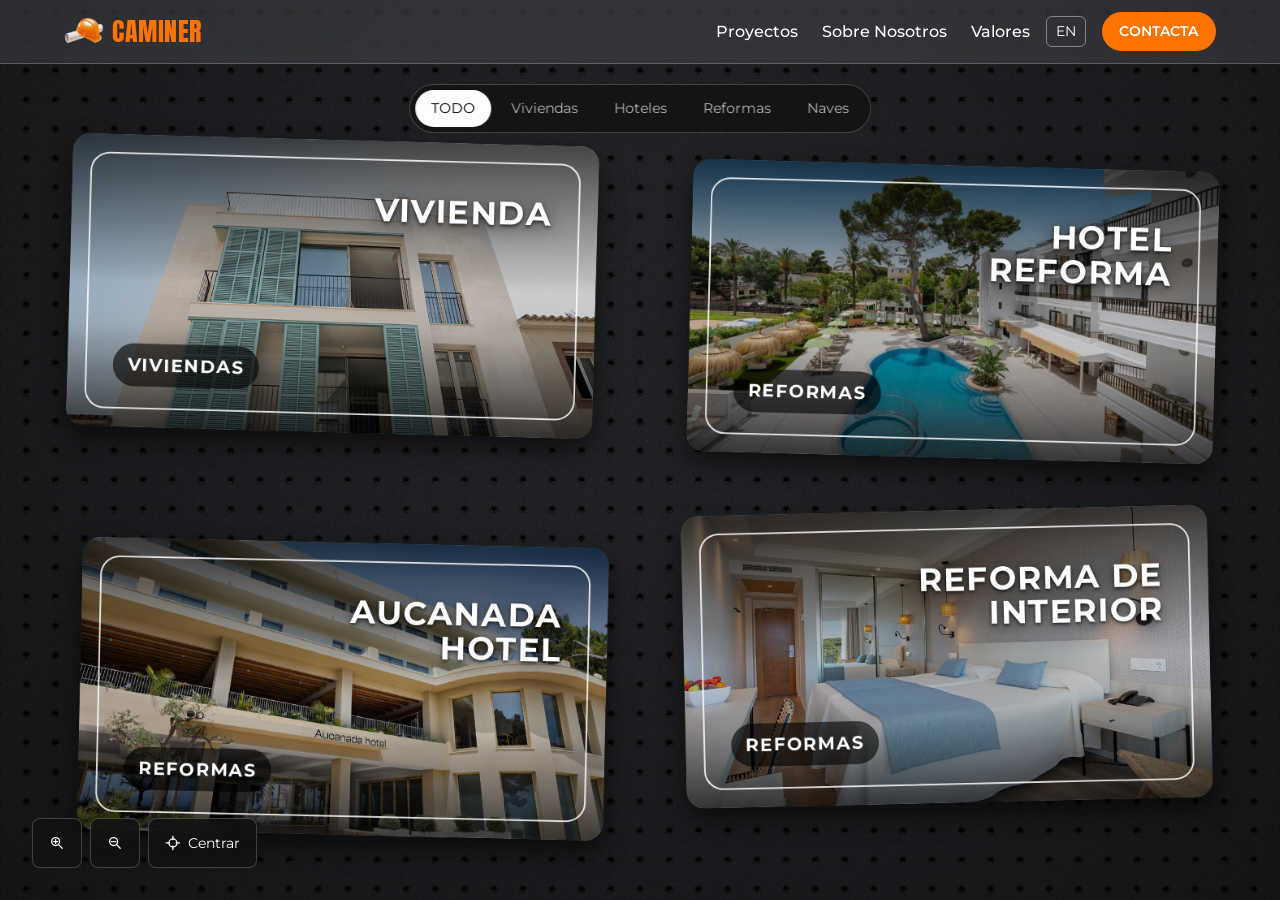
<file: proyectos.html>
<!doctype html>
<html lang="es" class="page-projects">
  <head>
    <meta charset="utf-8" />
    <meta
      name="viewport"
      content="width=device-width, initial-scale=1, viewport-fit=cover"
    />
    <title>
      Proyectos | Caminer · Viviendas, hoteles, reformas y naves en Mallorca
    </title>
    <meta
      name="description"
      content="Explora los proyectos de Caminer: viviendas, hoteles, reformas y naves en Sa Pobla y toda Mallorca. Filtra por tipo de obra."
    />
    <link rel="canonical" href="https://www.caminer.es/proyectos.html" />
    <meta property="og:type" content="website" />
    <meta property="og:title" content="Proyectos | Caminer" />
    <meta
      property="og:description"
      content="Viviendas, hoteles, reformas y naves construidas por Caminer."
    />
    <meta
      property="og:image"
      content="https://www.caminer.es/assets/img/og-card.jpg"
    />
    <meta name="theme-color" content="#000000" />
    <link rel="icon" href="assets/icons/Logo.png" />
    <link rel="stylesheet" href="css/main.css" />
    <link rel="stylesheet" href="css/proyectos.css" />
    <script defer src="js/main.js"></script>
    <script defer src="js/proyectos.js"></script>
  </head>
  <body>
    <header class="site-header">
      <a class="brand" href="index.html" aria-label="Caminer, inicio"
        ><img src="assets/icons/Logo.png" alt="" width="40" height="40" /><span
          >CAMINER</span
        ></a
      >
      <nav class="nav" aria-label="Principal">
        <a href="proyectos.html" data-i18n="nav.projects">Proyectos</a>
        <a href="index.html#nosotros" data-i18n="nav.about">Sobre Nosotros</a>
        <a href="index.html#valores" data-i18n="nav.values">Valores</a>
      </nav>
      <button
        class="lang"
        type="button"
        aria-label="Cambiar idioma / Change language"
      >
        EN
      </button>
      <a
        class="pill pill--small"
        href="index.html#contacto"
        data-i18n="nav.contact"
        >CONTACTA</a
      >
      <button
        class="burger"
        type="button"
        aria-label="Abrir menú"
        aria-haspopup="dialog"
        aria-controls="menu"
        aria-expanded="false"
      >
        <span></span><span></span><span></span>
      </button>
    </header>

    <dialog id="menu" class="menu" aria-label="Menú">
      <div class="menu__card">
        <div class="menu__head">
          <a class="brand" href="index.html"
            ><img
              src="assets/icons/Logo.png"
              alt=""
              width="40"
              height="40"
            /><span>CAMINER</span></a
          >
          <button class="menu__close" type="button" aria-label="Cerrar menú">
            <svg
              viewBox="0 0 24 24"
              width="28"
              height="28"
              fill="none"
              stroke="currentColor"
              stroke-width="2.5"
              stroke-linecap="round"
              aria-hidden="true"
            >
              <path d="M5 5l14 14M19 5 5 19" />
            </svg>
          </button>
        </div>
        <ol class="menu__list">
          <li>
            <a href="index.html"
              ><span>01</span><span data-i18n="menu.home">Inicio</span></a
            >
          </li>
          <li>
            <a href="proyectos.html"
              ><span>02</span><span data-i18n="nav.projects">Proyectos</span></a
            >
          </li>
          <li>
            <a href="index.html#nosotros"
              ><span>03</span
              ><span data-i18n="nav.about">Sobre Nosotros</span></a
            >
          </li>
          <li>
            <a href="index.html#valores"
              ><span>04</span
              ><span data-i18n="menu.values">Nuestros valores</span></a
            >
          </li>
        </ol>
        <a
          class="pill pill--hot"
          href="index.html#contacto"
          data-i18n="nav.contact"
          >CONTACTA</a
        >
        <address class="menu__info">
          <a href="tel:+34610061142"
            ><svg
              viewBox="0 0 24 24"
              width="14"
              height="14"
              fill="none"
              stroke="currentColor"
              stroke-width="2"
              stroke-linecap="round"
              stroke-linejoin="round"
              aria-hidden="true"
            >
              <path
                d="M5 4h4l2 5-2.5 1.5a11 11 0 0 0 5 5L15 13l5 2v4a2 2 0 0 1-2 2A16 16 0 0 1 3 6a2 2 0 0 1 2-2z"
              /></svg
            >+34 610 06 11 42</a
          >
          <a href="mailto:gerencia@caminer.es"
            ><svg
              viewBox="0 0 24 24"
              width="14"
              height="14"
              fill="none"
              stroke="currentColor"
              stroke-width="2"
              stroke-linecap="round"
              stroke-linejoin="round"
              aria-hidden="true"
            >
              <rect x="3" y="5" width="18" height="14" rx="2" />
              <path d="m3 7 9 6 9-6" /></svg
            >gerencia@caminer.es</a
          >
          <span
            ><svg
              viewBox="0 0 24 24"
              width="14"
              height="14"
              fill="none"
              stroke="currentColor"
              stroke-width="2"
              stroke-linecap="round"
              stroke-linejoin="round"
              aria-hidden="true"
            >
              <path d="M12 21s7-6.2 7-11a7 7 0 1 0-14 0c0 4.8 7 11 7 11z" />
              <circle cx="12" cy="10" r="2.5" /></svg
            >Projectes i Construccions Caminer, Carrer Gran, 112, 07420 Sa
            Pobla, Illes Balears</span
          >
        </address>
        <div class="menu__social">
          <a
            href="https://www.instagram.com/caminer/"
            class="ig"
            aria-label="Instagram"
            rel="noopener"
            ><svg
              viewBox="0 0 24 24"
              width="22"
              height="22"
              fill="none"
              stroke="currentColor"
              stroke-width="2"
              aria-hidden="true"
            >
              <rect x="3" y="3" width="18" height="18" rx="5" />
              <circle cx="12" cy="12" r="4" />
              <circle cx="17.5" cy="6.5" r=".8" fill="currentColor" /></svg
          ></a>
          <a href="https://x.com/caminer" aria-label="X" rel="noopener"
            ><svg
              viewBox="0 0 24 24"
              width="22"
              height="22"
              fill="none"
              stroke="currentColor"
              stroke-width="2.2"
              stroke-linecap="round"
              aria-hidden="true"
            >
              <path d="M4 4l16 16M20 4 4 20" /></svg
          ></a>
          <button
            class="lang"
            type="button"
            aria-label="Cambiar idioma / Change language"
          >
            EN
          </button>
        </div>
        <small>© Caminer 2023–<span data-year>2026</span></small>
      </div>
    </dialog>

    <h1 class="sr-only">Proyectos de Caminer</h1>

    <div class="filters" role="group" aria-label="Filtrar proyectos">
      <button
        type="button"
        data-filter="all"
        aria-pressed="true"
        data-i18n="filters.all"
      >
        TODO
      </button>
      <button
        type="button"
        data-filter="viviendas"
        aria-pressed="false"
        data-i18n="filters.viviendas"
      >
        Viviendas
      </button>
      <button
        type="button"
        data-filter="hoteles"
        aria-pressed="false"
        data-i18n="filters.hoteles"
      >
        Hoteles
      </button>
      <button
        type="button"
        data-filter="reformas"
        aria-pressed="false"
        data-i18n="filters.reformas"
      >
        Reformas
      </button>
      <button
        type="button"
        data-filter="naves"
        aria-pressed="false"
        data-i18n="filters.naves"
      >
        Naves
      </button>
    </div>

    <div id="viewport">
      <canvas id="pegboard" aria-hidden="true"></canvas>
      <main id="canvas"> 

        <!-- Add a project = copy an <article>. data-category: viviendas | hoteles | reformas | naves (space-separated for several). -->
        
        <!-- xxxxxxxxxxxxxxxxxxxxxxxxxxxxxxxxxxxxxxxxxxxx -->
         <article
  data-title="Vivienda"
  data-category="viviendas"
  data-img="assets/proyectos/vivienda1/PORTADA.webp"
>
  <template>
    <img
      class="m-hero"
      src="assets/proyectos/vivienda1/PORTADA.webp"
      alt="Fachada exterior de la vivienda reformada"
    />
    <div class="m-content">
      <h2>Vivienda 1</h2>
      <dl class="meta">
        <dt>Tipo</dt>
        <dd>Vivienda</dd>
        <dt>Gestión</dt>
        <dd>Integral, del diseño a la ejecución final</dd>
      </dl>
      <p>
        Proyecto ejecutado por Caminer con asesoramiento personalizado,
        materiales de alta calidad y máxima atención al detalle.
      </p>
      <div class="gallery">
        <img src="assets/proyectos/vivienda1/Escaleras1.webp" alt="Escalera interior de diseño moderno vista desde arriba" />
        <img src="assets/proyectos/vivienda1/Escaleras2.webp" alt="Detalle del hueco y tramos de la escalera" />
        <img src="assets/proyectos/vivienda1/Habitacion1.webp" alt="Espacio diáfano con panelado de madera y ventanal" />
        <img src="assets/proyectos/vivienda1/Habitacion2.webp" alt="Zona de salón abierta hacia la cocina" />
        <img src="assets/proyectos/vivienda1/Habitacion3.webp" alt="Cocina abierta con isla y acceso a terraza" />
        <img src="assets/proyectos/vivienda1/Habitacion4.webp" alt="Detalle de armarios y acabados de la cocina" />
      </div>
    </div>
  </template>
</article>
         <article
  data-title="Hotel Reforma"
  data-category="reformas"
  data-img="assets/proyectos/hotel3/PORTADA.png"
>
  <template>
    <img
      class="m-hero"
      src="assets/proyectos/hotel3/PORTADA.png"
      alt="Piscina y fachada exterior del hotel reformado"
    />
    <div class="m-content">
      <h2>Hotel Reforma</h2>
      <dl class="meta">
        <dt>Tipo</dt>
        <dd>Reforma</dd>
        <dt>Gestión</dt>
        <dd>Integral, del diseño a la ejecución final</dd>
      </dl>
      <p>
        Proyecto ejecutado por Caminer con asesoramiento personalizado,
        materiales de alta calidad y máxima atención al detalle.
      </p>
      <div class="gallery">
        <img src="assets/proyectos/hotel3/PORTADA.png" alt="Vista general del hotel con piscina" />
        <img src="assets/proyectos/hotel3/Entrada.webp" alt="Área de recepción y entrada principal" />
        <img src="assets/proyectos/hotel3/entrada1.webp" alt="Zona de espera y sillones en la entrada" />
        <img src="assets/proyectos/hotel3/Entrada%203.webp" alt="Lobby y zona de estar" />
        <img src="assets/proyectos/hotel3/entrada%204.webp" alt="Espacio amplio de recepción" />
        <img src="assets/proyectos/hotel3/Entrada%205.webp" alt="Rincón lounge en la entrada" />
        <img src="assets/proyectos/hotel3/Habitacion%20doble%201.webp" alt="Dormitorio doble con cama matrimonial" />
        <img src="assets/proyectos/hotel3/Habitacion%20doble%202.webp" alt="Habitación doble con televisión y escritorio" />
        <img src="assets/proyectos/hotel3/Habitacion%20doble%203.webp" alt="Detalle del dormitorio doble" />
        <img src="assets/proyectos/hotel3/Habitacion%20doble%204.webp" alt="Cama y zona de estar en habitación doble" />
        <img src="assets/proyectos/hotel3/Habitacion%20doble%20baño.webp" alt="Baño en suite de habitación doble" />
        <img src="assets/proyectos/hotel3/habitacion%20doble%20suerior%204.webp" alt="Habitación doble superior con luz natural" />
        <img src="assets/proyectos/hotel3/habitacion%20doble%20superior%202.webp" alt="Dormitorio doble superior con terraza" />
        <img src="assets/proyectos/hotel3/Habitacion%20doble%20superior%203.webp" alt="Distribución de la habitación doble superior" />
        <img src="assets/proyectos/hotel3/Habitacion%20doble%20superior%20baño.webp" alt="Baño moderno de habitación doble superior" />
        <img src="assets/proyectos/hotel3/Habitacion%20doble%20superior.webp" alt="Vista general de habitación doble superior" />
        <img src="assets/proyectos/hotel3/Habitacion%20doble%20vista%20piscina%20baño.webp" alt="Baño en suite con acabados modernos" />
        <img src="assets/proyectos/hotel3/Habitacion%20doble%20vista%20piscina%20terraza.webp" alt="Terraza privada con vistas a la piscina" />
        <img src="assets/proyectos/hotel3/Habitacion%20doble%20vista%20piscina.webp" alt="Dormitorio doble con balcón y vistas exteriores" />
        <img src="assets/proyectos/hotel3/Habitacion%20individual%202.webp" alt="Habitación individual con cama y escritorio" />
        <img src="assets/proyectos/hotel3/Habitacion%20individual%20baño%201.webp" alt="Baño con plato de ducha para habitación individual" />
        <img src="assets/proyectos/hotel3/Habitacion%20individual%20superior.webp" alt="Dormitorio individual superior amplio" />
        <img src="assets/proyectos/hotel3/Habitacion%20individual.webp" alt="Vista de la habitación individual" />
        <img src="assets/proyectos/hotel3/Piscina%201.webp" alt="Piscina exterior rodeada de árboles y tumbonas" />
        <img src="assets/proyectos/hotel3/Piscina%202.webp" alt="Zona de solárium y hamacas junto a la piscina" />
        <img src="assets/proyectos/hotel3/restaurant%201.webp" alt="Salón interior del restaurante" />
        <img src="assets/proyectos/hotel3/Restaurant%202.webp" alt="Buffet y mostradores del restaurante" />
        <img src="assets/proyectos/hotel3/REstaurant%203.webp" alt="Zona de mesas y bancos en el restaurante" />
        <img src="assets/proyectos/hotel3/Restaurant%204.webp" alt="Mesa alta compartida y decoración del restaurante" />
        <img src="assets/proyectos/hotel3/Restaurant%205.webp" alt="Comedor del restaurante con mural decorativo" />
        <img src="assets/proyectos/hotel3/Restaurant.webp" alt="Mesas preparadas en el restaurante interior" />
        <img src="assets/proyectos/hotel3/Terraza%201.webp" alt="Zona exterior cubierta de terraza" />
        <img src="assets/proyectos/hotel3/Terraza%202.webp" alt="Mobiliario de terraza junto a zona ajardinada" />
        <img src="assets/proyectos/hotel3/Terraza.webp" alt="Espacio lounge exterior con vegetación" />
      </div>
    </div>
  </template>
</article>
         <article
          data-title="Aucanada hotel"
          data-category="reformas"
          data-img="assets/proyectos/hotel2/AucanadaHotel.webp"
        >
          <template>
            <img
              class="m-hero"
              src="assets/proyectos/hotel2/AucanadaHotel.webp"
              alt="Interior de un hotel reformado"
            />
            <div class="m-content">
              <h2>Aucanada hotel</h2>
              <dl class="meta">
                <dt>Tipo</dt>
                <dd>Reforma</dd>
                <dt>Gestión</dt>
                <dd>Integral, del diseño a la ejecución final</dd>
              </dl>
              <p>
                Proyecto ejecutado por Caminer con asesoramiento personalizado,
                materiales de alta calidad y máxima atención al detalle.
              </p>
              <div class="gallery">
  <img src="assets/proyectos/hotel2/AucanadaHotel.webp" alt="Fachada exterior del Hotel Aucanada" />
  <img src="assets/proyectos/hotel2/cocina.webp" alt="Zona de buffet y cocina del hotel" />
  <img src="assets/proyectos/hotel2/cocina2.webp" alt="Área de comedor y servicio de cocina" />
  <img src="assets/proyectos/hotel2/comedor.webp" alt="Mesa y decoración del comedor" />
  <img src="assets/proyectos/hotel2/comedor2.webp" alt="Salón comedor con vistas exteriores" />
  <img src="assets/proyectos/hotel2/habitacion.webp" alt="Dormitorio con baño integrado y vistas" />
  <img src="assets/proyectos/hotel2/habitacion2.webp" alt="Habitación principal con terraza al mar" />
  <img src="assets/proyectos/hotel2/habitacion3.webp" alt="Cama doble y zona de estar en habitación" />
  <img src="assets/proyectos/hotel2/habitacion4.webp" alt="Baño con ducha moderna y lavabo" />
  <img src="assets/proyectos/hotel2/habitacion5.webp" alt="Detalle de armario y zona de descanso" />
  <img src="assets/proyectos/hotel2/habitacion6.webp" alt="Vista general del dormitorio y mobiliario" />
  <img src="assets/proyectos/hotel2/hall.webp" alt="Zona lounge y sofás del hall" />
  <img src="assets/proyectos/hotel2/hall2.webp" alt="Mostrador de recepción del hotel" />
  <img src="assets/proyectos/hotel2/hall3.webp" alt="Área de espera y descanso en recepción" />
  <img src="assets/proyectos/hotel2/hall4.webp" alt="Salón de recepción amplio con butacas" />
  <img src="assets/proyectos/hotel2/hall5.webp" alt="Escaleras y pasillo del hall principal" />
  <img src="assets/proyectos/hotel2/piscina.webp" alt="Terraza solárium y piscina exterior" />
  <img src="assets/proyectos/hotel2/piscina2.webp" alt="Detalle de la piscina con tumbonas" />
</div>
            </div>
          </template>
        </article>  
        <article
          data-title="Reforma de interior"
          data-category="reformas"
          data-img="assets/proyectos/hotel1/doble superior 2.webp"
        >
          <template>
            <img
              class="m-hero"
              src="assets/proyectos/hotel1/doble superior 2.webp"
              alt="Interior de una vivienda reformada"
            />
            <div class="m-content">
              <h2>Reforma de interior</h2>
              <dl class="meta">
                <dt>Tipo</dt>
                <dd>Reforma</dd>
                <dt>Gestión</dt>
                <dd>Integral, del diseño a la ejecución final</dd>
              </dl>
              <p>
                Proyecto ejecutado por Caminer con asesoramiento personalizado,
                materiales de alta calidad y máxima atención al detalle.
              </p>
              <div class="gallery">
                <img
              src="assets/proyectos/hotel1/2764-hsm-atlantic-park-superior-junior-suite-10.webp"
              alt="Interior de una vivienda reformada"
            />
            <img
              src="assets/proyectos/hotel1/baño doble superior.webp"
              alt="Interior de una vivienda reformada"
            />
            <img
              src="assets/proyectos/hotel1/Baño family.webp"
              alt="Interior de una vivienda reformada"
            />
            <img
              src="assets/proyectos/hotel1/single room 1.webp"
              alt="Interior de una vivienda reformada"
            />
            <img
              src="assets/proyectos/hotel1/single room 2.webp"
              alt="Interior de una vivienda reformada"
            />
            <img
              src="assets/proyectos/hotel1/single room.webp"
              alt="Interior de una vivienda reformada"
            />
            <img
              src="assets/proyectos/hotel1/superior junior suit baño .webp"
              alt="Interior de una vivienda reformada"
            />
              </div>
              
            </div>
          </template>
        </article>  
      </main>
    </div>

    <div class="canvas-controls">
      <button id="zoom-in" type="button" title="Acercar" aria-label="Acercar">
        <svg class="icon" viewBox="0 0 24 24" aria-hidden="true">
          <circle cx="10" cy="10" r="6" />
          <path d="M15 15l5 5M10 7v6M7 10h6" />
        </svg>
      </button>
      <button id="zoom-out" type="button" title="Alejar" aria-label="Alejar">
        <svg class="icon" viewBox="0 0 24 24" aria-hidden="true">
          <circle cx="10" cy="10" r="6" />
          <path d="M15 15l5 5M7 10h6" />
        </svg>
      </button>
      <button id="recenter" type="button" title="Centrar tablero">
        <svg class="icon" viewBox="0 0 24 24" aria-hidden="true">
          <circle cx="12" cy="12" r="6" />
          <path d="M12 2v5M12 17v5M2 12h5M17 12h5" />
        </svg>
        Centrar
      </button>
    </div>

    <dialog id="modal" aria-label="Detalle">
      <button class="modal__close" type="button" aria-label="Cerrar">
        <svg class="icon" viewBox="0 0 24 24" aria-hidden="true">
          <path d="M6 6l12 12M18 6L6 18" />
        </svg>
      </button>
      <div class="modal__body"></div>
    </dialog>
  </body>
</html>
</file>
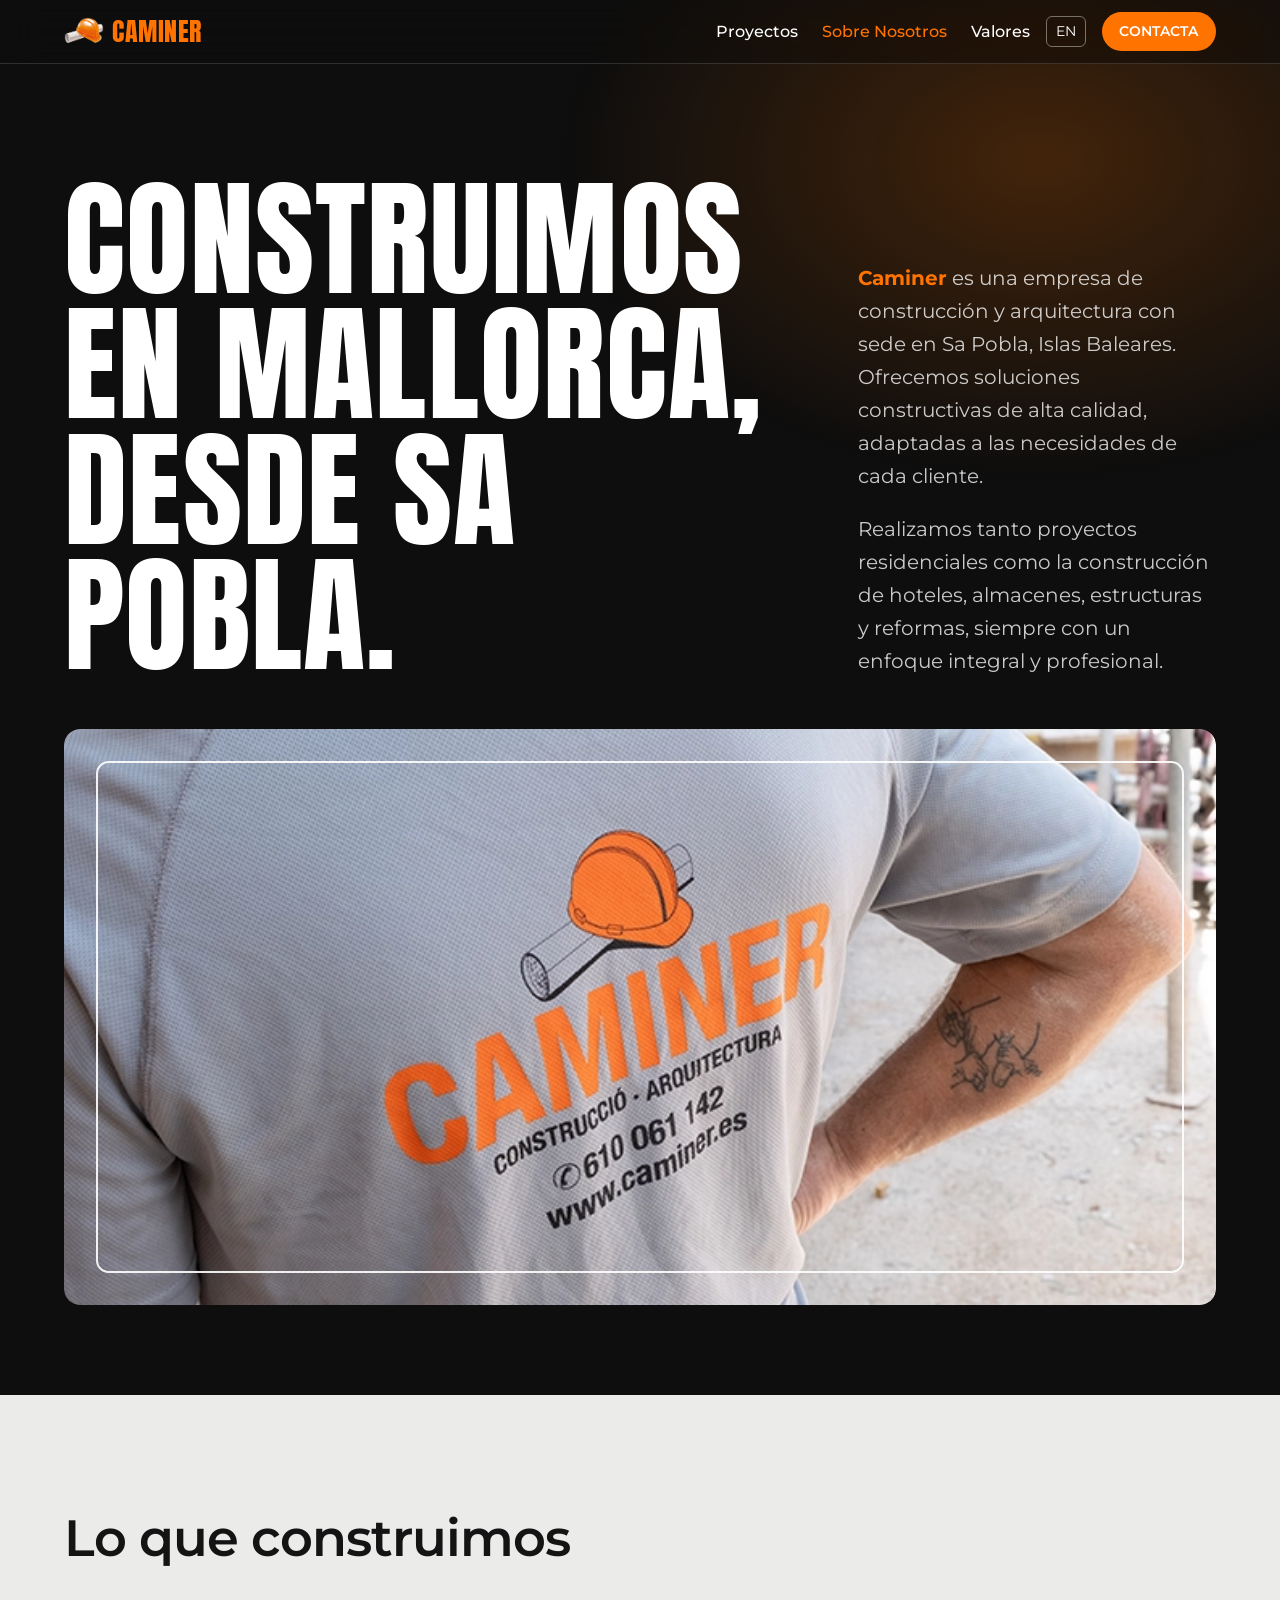
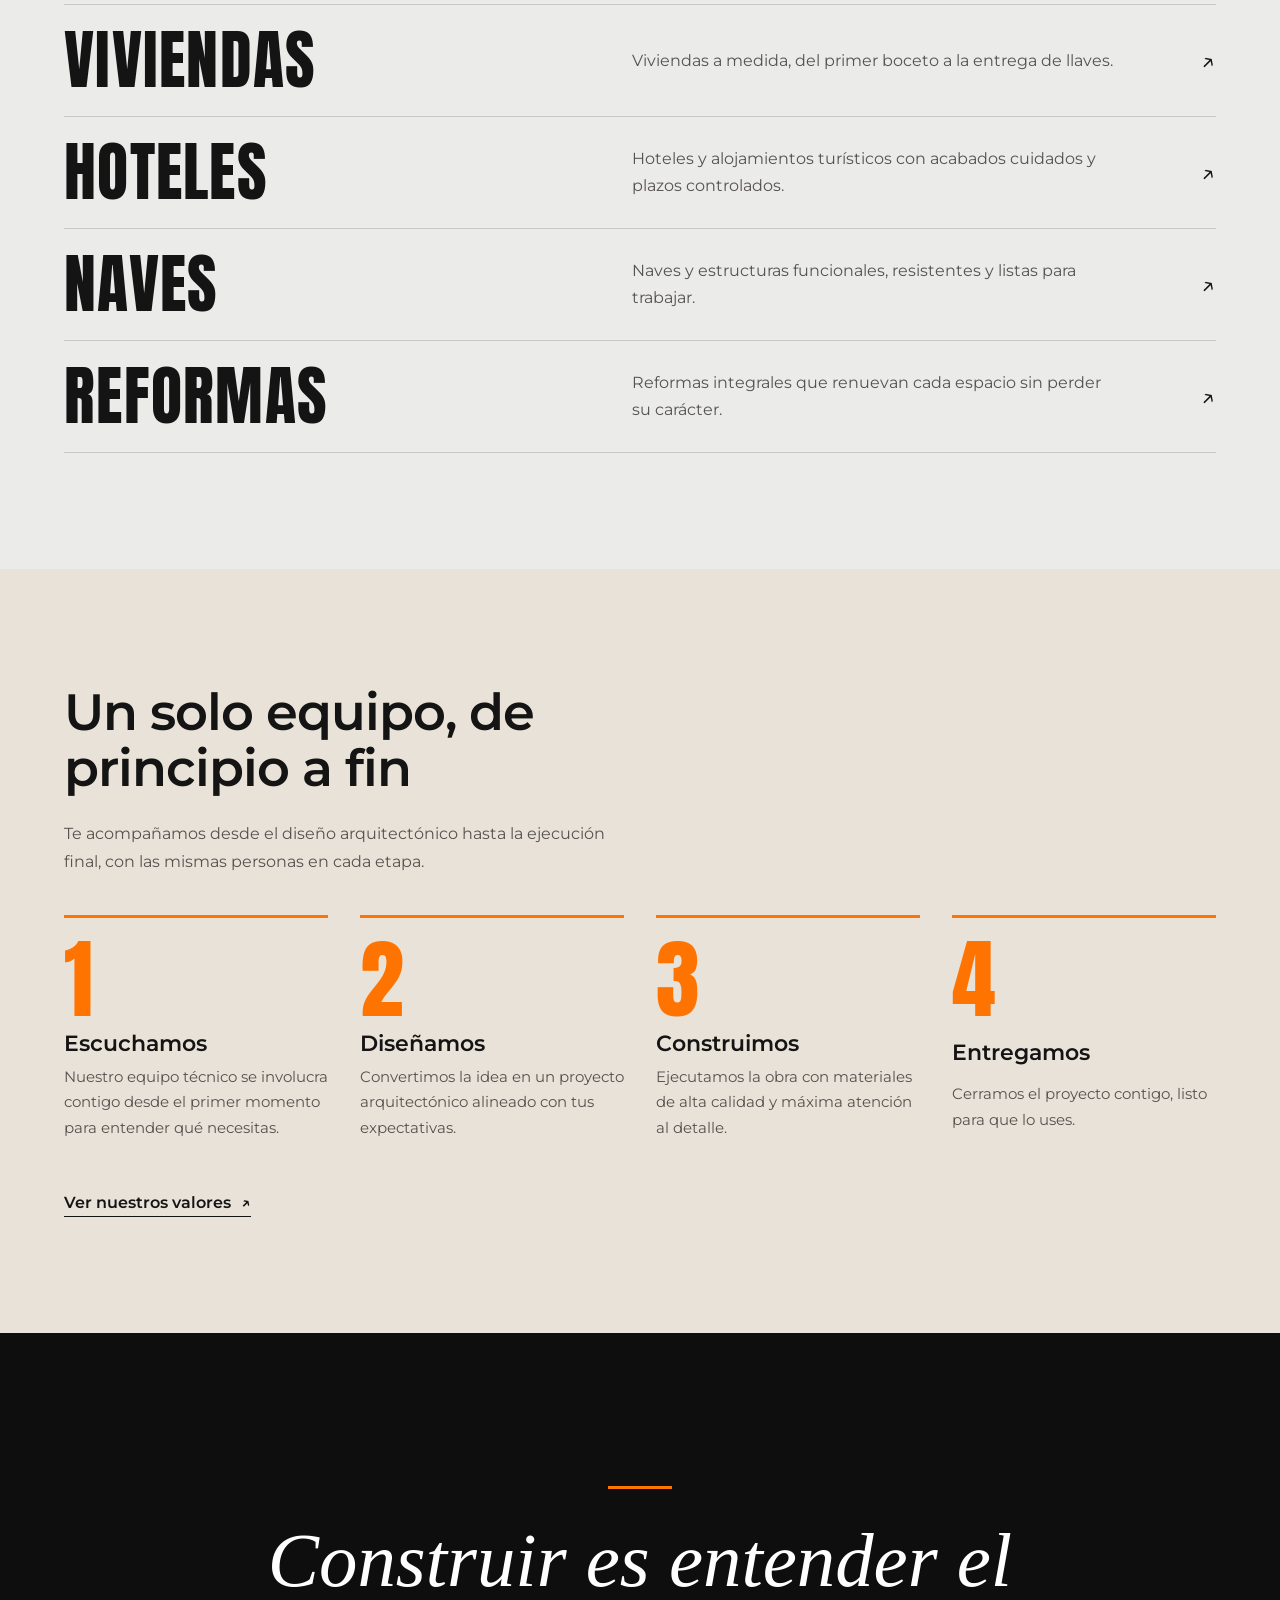
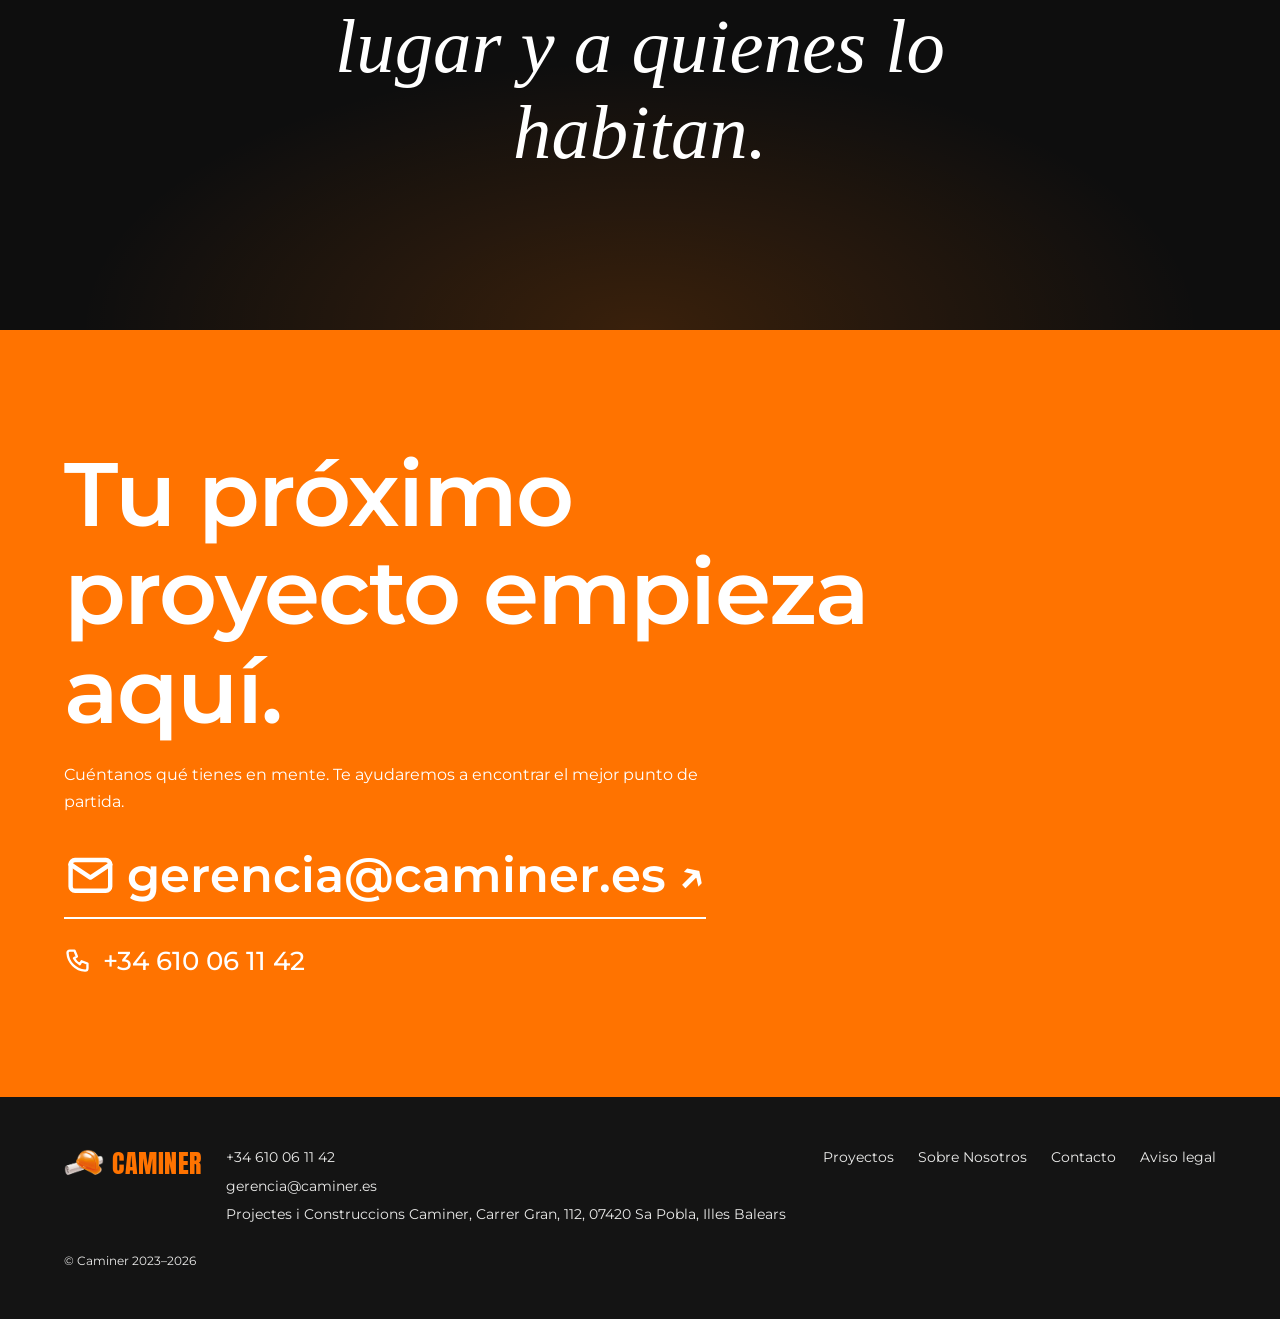
<file: sobre-nosotros.html>
<!doctype html>
<html lang="es" class="page-about">
  <head>
    <meta charset="utf-8" />
    <meta
      name="viewport"
      content="width=device-width, initial-scale=1, viewport-fit=cover"
    />
    <title>Conoce Caminer | Construcción y arquitectura en Sa Pobla, Mallorca</title>
    <meta
      name="description"
      content="Conoce Caminer: empresa de construcción y arquitectura en Sa Pobla, Mallorca. Viviendas, hoteles, naves y reformas con gestión integral del proyecto."
    />
    <link rel="canonical" href="https://www.caminer.es/sobre-nosotros.html" />
    <meta property="og:type" content="website" />
    <meta property="og:title" content="Conoce Caminer" />
    <meta
      property="og:description"
      content="Construcción y arquitectura en Sa Pobla, Mallorca."
    />
    <meta
      property="og:image"
      content="https://www.caminer.es/assets/img/og-card.jpg"
    />
    <meta name="theme-color" content="#0e0e0e" />
    <link rel="icon" href="assets/icons/Logo.png" />
    <link rel="stylesheet" href="css/main.css" />
    <link rel="stylesheet" href="css/sobre-nosotros.css" />
    <script defer src="js/main.js"></script>
  </head>
  <body>
    <a class="skip" href="#main">Saltar al contenido</a>

    <header class="site-header">
      <a class="brand" href="index.html" aria-label="Caminer, inicio"
        ><img src="assets/icons/Logo.png" alt="" width="40" height="40" /><span
          >CAMINER</span
        ></a
      >
      <nav class="nav" aria-label="Principal">
        <a href="proyectos.html" data-i18n="nav.projects">Proyectos</a>
        <a href="sobre-nosotros.html" aria-current="page" data-i18n="nav.about">Sobre Nosotros</a>
        <a href="index.html#valores" data-i18n="nav.values">Valores</a>
      </nav>
      <button
        class="lang"
        type="button"
        aria-label="Cambiar idioma / Change language"
      >
        EN
      </button>
      <a
        class="pill pill--small"
        href="index.html#contacto"
        data-i18n="nav.contact"
        >CONTACTA</a
      >
      <button
        class="burger"
        type="button"
        aria-label="Abrir menú"
        aria-haspopup="dialog"
        aria-controls="menu"
        aria-expanded="false"
      >
        <span></span><span></span><span></span>
      </button>
    </header>

    <dialog id="menu" class="menu" aria-label="Menú">
      <div class="menu__card">
        <div class="menu__head">
          <a class="brand" href="index.html"
            ><img src="assets/icons/Logo.png" alt="" width="40" height="40" /><span>CAMINER</span></a
          >
          <button class="menu__close" type="button" aria-label="Cerrar menú">
            <svg viewBox="0 0 24 24" width="28" height="28" fill="none" stroke="currentColor" stroke-width="2.5" stroke-linecap="round" aria-hidden="true">
              <path d="M5 5l14 14M19 5 5 19" />
            </svg>
          </button>
        </div>
        <ol class="menu__list">
          <li><a href="index.html"><span>01</span><span data-i18n="menu.home">Inicio</span></a></li>
          <li><a href="proyectos.html"><span>02</span><span data-i18n="nav.projects">Proyectos</span></a></li>
          <li><a href="sobre-nosotros.html"><span>03</span><span data-i18n="nav.about">Sobre Nosotros</span></a></li>
          <li><a href="index.html#valores"><span>04</span><span data-i18n="menu.values">Nuestros valores</span></a></li>
        </ol>
        <a class="pill pill--hot" href="index.html#contacto" data-i18n="nav.contact">CONTACTA</a>
        <address class="menu__info">
          <a href="tel:+34610061142"
            ><svg viewBox="0 0 24 24" width="14" height="14" fill="none" stroke="currentColor" stroke-width="2" stroke-linecap="round" stroke-linejoin="round" aria-hidden="true">
              <path d="M5 4h4l2 5-2.5 1.5a11 11 0 0 0 5 5L15 13l5 2v4a2 2 0 0 1-2 2A16 16 0 0 1 3 6a2 2 0 0 1 2-2z" /></svg
            >+34 610 06 11 42</a
          >
          <a href="mailto:gerencia@caminer.es"
            ><svg viewBox="0 0 24 24" width="14" height="14" fill="none" stroke="currentColor" stroke-width="2" stroke-linecap="round" stroke-linejoin="round" aria-hidden="true">
              <rect x="3" y="5" width="18" height="14" rx="2" />
              <path d="m3 7 9 6 9-6" /></svg
            >gerencia@caminer.es</a
          >
          <span
            ><svg viewBox="0 0 24 24" width="14" height="14" fill="none" stroke="currentColor" stroke-width="2" stroke-linecap="round" stroke-linejoin="round" aria-hidden="true">
              <path d="M12 21s7-6.2 7-11a7 7 0 1 0-14 0c0 4.8 7 11 7 11z" />
              <circle cx="12" cy="10" r="2.5" /></svg
            >Projectes i Construccions Caminer, Carrer Gran, 112, 07420 Sa Pobla, Illes Balears</span
          >
        </address>
        <div class="menu__social">
          <a href="https://www.instagram.com/caminer/" class="ig" aria-label="Instagram" rel="noopener"
            ><svg viewBox="0 0 24 24" width="22" height="22" fill="none" stroke="currentColor" stroke-width="2" aria-hidden="true">
              <rect x="3" y="3" width="18" height="18" rx="5" />
              <circle cx="12" cy="12" r="4" />
              <circle cx="17.5" cy="6.5" r=".8" fill="currentColor" /></svg
          ></a>
          <a href="https://x.com/caminer" aria-label="X" rel="noopener"
            ><svg viewBox="0 0 24 24" width="22" height="22" fill="none" stroke="currentColor" stroke-width="2.2" stroke-linecap="round" aria-hidden="true">
              <path d="M4 4l16 16M20 4 4 20" /></svg
          ></a>
          <button class="lang" type="button" aria-label="Cambiar idioma / Change language">EN</button>
        </div>
        <small>© Caminer 2023–<span data-year>2026</span></small>
      </div>
    </dialog>

    <main id="main">
      <!-- Intro -->
      <section class="intro" aria-labelledby="intro-title">
        <h1 id="intro-title" data-i18n="ab.title">
          Construimos en Mallorca, desde Sa Pobla.
        </h1>
        <div class="intro__body">
          <p data-i18n="ab.lead">
            <b>Caminer</b> es una empresa de construcción y arquitectura con
            sede en Sa Pobla, Islas Baleares. Ofrecemos soluciones
            constructivas de alta calidad, adaptadas a las necesidades de cada
            cliente.
          </p>
          <p data-i18n="ab.lead2">
            Realizamos tanto proyectos residenciales como la construcción de
            hoteles, almacenes, estructuras y reformas, siempre con un enfoque
            integral y profesional.
          </p>
        </div>
        <figure class="intro__photo reveal reveal--frame">
          <img
            src="assets/img/compromiso.webp"
            alt="Equipo de Caminer en obra"
            width="1200"
            height="700"
          />
        </figure>
      </section>

      <!-- What we build -->
      <section class="what" aria-labelledby="what-title">
        <h2 id="what-title" class="reveal" data-i18n="ab.what.title">Lo que construimos</h2>
        <ul class="what__list">
          <li class="reveal">
            <a href="proyectos.html?filter=viviendas">
              <img class="what__thumb" src="assets/img/viviendas.webp" alt="" width="320" height="240" loading="lazy" decoding="async" />
              <span class="what__name" data-i18n="proj.viviendas">VIVIENDAS</span>
              <span class="what__desc" data-i18n="proj.viviendas.d">Viviendas a medida, del primer boceto a la entrega de llaves.</span>
              <span class="what__go" aria-hidden="true">↗</span>
            </a>
          </li>
          <li class="reveal">
            <a href="proyectos.html?filter=hoteles">
              <img class="what__thumb" src="assets/img/hoteles.webp" alt="" width="320" height="240" loading="lazy" decoding="async" />
              <span class="what__name" data-i18n="proj.hoteles">HOTELES</span>
              <span class="what__desc" data-i18n="proj.hoteles.d">Hoteles y alojamientos turísticos con acabados cuidados y plazos controlados.</span>
              <span class="what__go" aria-hidden="true">↗</span>
            </a>
          </li>
          <li class="reveal">
            <a href="proyectos.html?filter=naves">
              <img class="what__thumb" src="assets/img/naves.webp" alt="" width="320" height="240" loading="lazy" decoding="async" />
              <span class="what__name" data-i18n="proj.naves">NAVES</span>
              <span class="what__desc" data-i18n="proj.naves.d">Naves y estructuras funcionales, resistentes y listas para trabajar.</span>
              <span class="what__go" aria-hidden="true">↗</span>
            </a>
          </li>
          <li class="reveal">
            <a href="proyectos.html?filter=reformas">
              <img class="what__thumb" src="assets/img/reformas.webp" alt="" width="320" height="240" loading="lazy" decoding="async" />
              <span class="what__name" data-i18n="proj.reformas">REFORMAS</span>
              <span class="what__desc" data-i18n="proj.reformas.d">Reformas integrales que renuevan cada espacio sin perder su carácter.</span>
              <span class="what__go" aria-hidden="true">↗</span>
            </a>
          </li>
        </ul>
      </section>

      <!-- How we work: a real sequence, so numbered -->
      <section class="how" aria-labelledby="how-title">
        <h2 id="how-title" class="reveal" data-i18n="ab.how.title">Un solo equipo, de principio a fin</h2>
        <p class="how__lead reveal" data-i18n="ab.how.lead">
          Te acompañamos desde el diseño arquitectónico hasta la ejecución
          final, con las mismas personas en cada etapa.
        </p>
        <ol class="how__steps">
          <li class="reveal">
            <span class="how__n">1</span>
            <h3 data-i18n="ab.s1.t">Escuchamos</h3>
            <p data-i18n="ab.s1.p">Nuestro equipo técnico se involucra contigo desde el primer momento para entender qué necesitas.</p>
          </li>
          <li class="reveal">
            <span class="how__n">2</span>
            <h3 data-i18n="ab.s2.t">Diseñamos</h3>
            <p data-i18n="ab.s2.p">Convertimos la idea en un proyecto arquitectónico alineado con tus expectativas.</p>
          </li>
          <li class="reveal">
            <span class="how__n">3</span>
            <h3 data-i18n="ab.s3.t">Construimos</h3>
            <p data-i18n="ab.s3.p">Ejecutamos la obra con materiales de alta calidad y máxima atención al detalle.</p>
          </li>
          <li class="reveal">
            <span class="how__n">4</span>
            <h3 data-i18n="ab.s4.t">Entregamos</h3>
            <p data-i18n="ab.s4.p">Cerramos el proyecto contigo, listo para que lo uses.</p>
          </li>
        </ol>
        <a class="arrow-link reveal" href="index.html#valores"
          ><span data-i18n="ab.values">Ver nuestros valores</span>
          <span aria-hidden="true">↗</span></a
        >
      </section>

      <section class="quote" aria-label="Cita">
        <blockquote class="reveal" data-i18n="about.quote">
          Construir es entender el lugar y a quienes lo habitan.
        </blockquote>
      </section>

      <section class="cta" id="contacto" aria-labelledby="contacto-title">
        <h2 id="contacto-title" class="reveal" data-i18n="contact.title">Tu próximo proyecto empieza aquí.</h2>
        <p class="reveal" data-i18n="contact.p">Cuéntanos qué tienes en mente. Te ayudaremos a encontrar el mejor punto de partida.</p>
        <a class="cta__mail reveal" href="mailto:gerencia@caminer.es"><svg class="cta__icon" viewBox="0 0 24 24" width="22" height="22" fill="none" stroke="currentColor" stroke-width="2" stroke-linecap="round" stroke-linejoin="round" aria-hidden="true"><rect x="3" y="5" width="18" height="14" rx="2"/><path d="m3 7 9 6 9-6"/></svg><span>gerencia@caminer.es</span> <span aria-hidden="true">↗</span></a>
        <a class="cta__tel reveal" href="tel:+34610061142"><svg class="cta__icon" viewBox="0 0 24 24" width="22" height="22" fill="none" stroke="currentColor" stroke-width="2" stroke-linecap="round" stroke-linejoin="round" aria-hidden="true"><path d="M5 4h4l2 5-2.5 1.5a11 11 0 0 0 5 5L15 13l5 2v4a2 2 0 0 1-2 2A16 16 0 0 1 3 6a2 2 0 0 1 2-2z"/></svg><span>+34 610 06 11 42</span></a>
      </section>
    </main>

    <footer class="site-footer">
      <a class="brand" href="index.html" aria-label="Caminer, inicio"
        ><img src="assets/icons/Logo.png" alt="" width="40" height="40" /><span>CAMINER</span></a
      >
      <address>
        <a href="tel:+34610061142">+34 610 06 11 42</a>
        <a href="mailto:gerencia@caminer.es">gerencia@caminer.es</a>
        <span>Projectes i Construccions Caminer, Carrer Gran, 112, 07420 Sa Pobla, Illes Balears</span>
      </address>
      <nav aria-label="Pie de página">
        <a href="proyectos.html" data-i18n="foot.projects">Proyectos</a>
        <a href="sobre-nosotros.html" data-i18n="nav.about">Sobre Nosotros</a>
        <a href="#contacto" data-i18n="foot.contact">Contacto</a>
        <a href="aviso-legal.html" data-i18n="foot.legal">Aviso legal</a>
      </nav>
      <small>© Caminer 2023–<span data-year>2026</span></small>
    </footer>
  </body>
</html>
</file>
<file: css/main.css>
@font-face {
  font-family: Montserrat;
  src: url(../assets/fonts/Montserrat-VariableFont_wght.ttf) format("truetype");
  font-weight: 100 900;
  font-display: swap;
}
@font-face {
  font-family: Anton;
  src: url(../assets/fonts/Anton-Regular.ttf) format("truetype");
  font-display: swap;
}
@font-face {
  font-family: "Instrument Serif";
  src: url(../assets/fonts/Montserrat-Italic-VariableFont_wght.ttf)
    format("ttf");
  font-style: italic;
  font-display: swap;
}
:root {
  --bg: #ebebea;
  --ink: #141414;
  --muted: #55524f;
  --accent: #ff7300;
  --sand: #e9e2d8;
  --hot: #ff3d00;
  --display: Anton, Impact, sans-serif;
  --menu-serif: "Noto Serif", Georgia, serif;
  --night: #0e0e0e;
  --sans: Montserrat, system-ui, sans-serif;
  --serif: "Instrument Serif", Georgia, serif;
  --pad: clamp(1.25rem, 5vw, 6rem);
  --ease: cubic-bezier(0.2, 0.7, 0.2, 1);
}
*,
*::before,
*::after {
  box-sizing: border-box;
  margin: 0;
}
/* the reset above removes <dialog>'s default margin:auto, which is what centres it */
dialog {
  margin: auto;
}
html {
  scroll-behavior: smooth;
  scroll-padding-top: 5rem;
}
body {
  font: 400 1rem/1.7 var(--sans);
  color: var(--ink);
  background: var(--bg);
}
html, body { overflow-x: clip; }
img,
video {
  display: block;
  max-width: 100%;
  height: auto;
}
a {
  color: inherit;
  text-decoration: none;
}
ul,
ol {
  list-style: none;
  padding: 0;
}
:focus-visible {
  outline: 3px solid var(--accent);
  outline-offset: 3px;
}
.skip {
  position: absolute;
  left: -999px;
}
.skip:focus {
  left: 1rem;
  top: 1rem;
  z-index: 99;
  background: #fff;
  padding: 0.5rem 1rem;
}
h1,
h2 {
  font-weight: 600;
  line-height: 1.1;
  letter-spacing: -0.02em;
}
h1 {
  font-size: clamp(2.2rem, 6vw, 5.5rem);
  max-width: 16ch;
}
h2 {
  font-size: clamp(1.9rem, 4vw, 3.5rem);
  max-width: 18ch;
}
h3 {
  font-size: 1.15rem;
  font-weight: 600;
  line-height: 1.3;
}
em {
  font-family: var(--serif);
  font-style: italic;
  font-weight: 400;
}
p {
  max-width: 60ch;
  color: var(--muted);
}
.eyebrow {
  font-size: 0.75rem;
  letter-spacing: 0.06em;
  text-transform: uppercase;
}
.projects > .eyebrow {
  text-align: start;
  margin-bottom: 1rem;
}

.pill {
  display: inline-flex;
  gap: 0.6rem;
  align-items: center;
  background: var(--accent);
  color: #fff;
  font-weight: 600;
  padding: 0.85rem 1.6rem;
  border-radius: 999px;
  transition: transform 0.25s var(--ease);
}
.pill:hover {
  transform: translateY(-2px);
}
.pill--small {
  padding: 0.5rem 1.1rem;
  font-size: 0.85rem;
}
.arrow-link {
  display: inline-flex;
  gap: 0.6rem;
  font-weight: 600;
  border-bottom: 1px solid currentColor;
  width: max-content;
}

/* header */
.site-header {
  position: fixed;
  inset: 0 0 auto;
  z-index: 20;
  display: flex;
  align-items: center;
  gap: 1rem;
  padding: 0.75rem var(--pad);
}
.brand {
  display: flex;
  align-items: center;
  gap: 0.5rem;
  font: 400 1.6rem/1 var(--display);
  letter-spacing: 0.02em;
  color: var(--accent);
}
.nav {
  display: flex;
  align-items: center;
  gap: 1.5rem;
  margin-left: auto;
  font-weight: 500;
  color: #fff;
}
.nav a:hover {
  color: var(--accent);
}
.lang {
  background: none;
  border: 1px solid #fff6;
  color: #fff;
  border-radius: 6px;
  padding: 0.2rem 0.55rem;
  cursor: pointer;
  font: inherit;
  font-size: 0.85rem;
}
.burger {
  display: none;
  flex-direction: column;
  justify-content: center;
  gap: 6px;
  width: 2.5rem;
  height: 2.5rem;
  background: none;
  border: 0;
  cursor: pointer;
}
.burger span {
  height: 2px;
  background: var(--accent);
  border-radius: 2px;
}
/* glassmorphism header: frosted white over the hero, brighter frost + dark text once past it */
.site-header {
  background: transparent;
  border-bottom: 1px solid transparent;
  box-shadow: none;
  transition:
    background 0.4s,
    border-color 0.4s,
    box-shadow 0.4s,
    -webkit-backdrop-filter 0.4s,
    backdrop-filter 0.4s;
}
.site-header.is-solid {
  background: rgba(255, 255, 255, 0.62);
  -webkit-backdrop-filter: blur(18px) saturate(170%);
  backdrop-filter: blur(18px) saturate(170%);
  border-bottom-color: rgba(0, 0, 0, 0.08);
  box-shadow: 0 8px 32px rgba(0, 0, 0, 0.12);
}
.nav {
  transition: color 0.4s;
}
.site-header.is-solid .nav {
  color: var(--ink);
}
.site-header.is-solid > .lang {
  color: var(--ink);
  border-color: rgba(0, 0, 0, 0.25);
}
@supports not (
  (backdrop-filter: blur(1px)) or (-webkit-backdrop-filter: blur(1px))
) {
  .site-header.is-solid {
    background: rgba(255, 255, 255, 0.96);
  }
}

/* hero: autoplaying muted video, no controls */
.hero {
  position: relative;
  min-height: 100svh;
  display: grid;
  align-items: end;
  color: #fff;
  overflow: hidden;
  background: #222;
}
.hero__media {
  position: absolute;
  inset: 0;
  overflow: hidden;
  pointer-events: none;
  background: #222 url(../assets/img/hero.webp) center/cover;
}
.hero__video {
  position: absolute;
  inset: 0;
  width: 100%;
  height: 100%;
  object-fit: cover;
}
/* hero.webp (CSS background + poster) shows while the video loads and for reduced-motion visitors */
@media (prefers-reduced-motion: reduce) {
  .hero__video {
    display: none;
  }
}
.hero::after {
  content: "";
  position: absolute;
  inset: 0;
  background:
    /* last stretch melts into the projects section: no hard edge */
    linear-gradient(
      to bottom,
      transparent 70%,
      rgba(14, 14, 14, 0.7) 90%,
      var(--night) 100%
    ),
    linear-gradient(
      to bottom,
      rgba(0, 0, 0, 0.35),
      rgba(0, 0, 0, 0.1) 40%,
      rgba(0, 0, 0, 0.6)
    );
}
.hero__content {
  position: relative;
  z-index: 1;
  display: grid;
  gap: 2rem;
  justify-items: start;
  padding: 0 var(--pad) 9svh;
}
.hero h1 {
  animation: rise 1s var(--ease) 0.2s both;
}
.hero .pill {
  animation: rise 1s var(--ease) 0.45s both;
}
@keyframes rise {
  from {
    opacity: 0;
    transform: translateY(24px);
  }
  to {
    opacity: 1;
    transform: none;
  }
}

/* projects */
.projects {
  position: relative;
  color: #fff;
  padding: clamp(4rem, 9vw, 8rem) var(--pad) clamp(3rem, 6vw, 5rem);
  overflow: hidden;
  /* warm glows for depth + a long, eased fade from night to the page colour,
     so the next section (brands / about) arrives without a hard edge */
  background:
    radial-gradient(
      52rem 38rem at 88% 22%,
      rgba(255, 115, 0, 0.13),
      transparent 70%
    ),
    radial-gradient(
      46rem 34rem at 6% 58%,
      rgba(255, 115, 0, 0.09),
      transparent 70%
    );
}
.projects__title a {
  display: block;
  color: inherit;
  transition: color 0.4s;
}
.projects__title a:hover,
.projects__title a:focus-visible {
  color: #fff;
}
.projects__title {
  font-size: clamp(3rem, 13vw, 11rem);
  max-width: none;
  text-align: center;
  font-weight: 800;
  color: transparent;
  -webkit-text-stroke: 2px #fff;
  letter-spacing: 0.02em;
  margin-bottom: clamp(2rem, 5vw, 4rem);
}
.projects__title,
.project__tag {
  font-family: var(--display);
  font-weight: 400;
}
.projects__list {
  display: grid;
  gap: clamp(2.5rem, 5vw, 4.5rem) clamp(2rem, 6vw, 6rem);
}
.project {
  width: min(88%, 46rem);
}
.project--right {
  justify-self: end;
}
.project a {
  display: block;
  color: inherit;
}

/* photo with an inner white frame, like the wireframe */
.project__media {
  --frame: 7cqw;
  position: relative;
  display: block;
  container-type: inline-size;
  border-radius: 1rem;
  overflow: hidden;
  aspect-ratio: 4/3;
  background: #1c1c1c;
  box-shadow: 0 1.5rem 3rem -1.25rem rgba(0, 0, 0, 0.7);
}
.project__media img {
  width: 100%;
  height: 100%;
  aspect-ratio: 4/3;
  object-fit: cover;
  transition: transform 0.9s var(--ease);
}
.project__media::before {
  /* soft tint so the outlined label always reads */
  content: "";
  position: absolute;
  inset: 0;
  z-index: 1;
  pointer-events: none;
  background: linear-gradient(
    to bottom,
    rgba(0, 0, 0, 0.12),
    rgba(0, 0, 0, 0.32)
  );
  transition: opacity 0.5s;
}
.project__media::after {
  content: "";
  position: absolute;
  inset: var(--frame);
  z-index: 2;
  border: 2px solid rgba(255, 255, 255, 0.9);
  border-radius: 0.9rem;
  pointer-events: none;
  transition: inset 0.6s var(--ease);
}
.project__tag {
  position: absolute;
  z-index: 3;
  top: 50%;
  left: 50%;
  white-space: nowrap;
  pointer-events: none;
  font-weight: 800;
  font-size: clamp(1.8rem, 5vw, 4rem);
  line-height: 1;
  color: transparent;
  -webkit-text-stroke: 1.5px #fff;
  filter: drop-shadow(0 2px 10px rgba(0, 0, 0, 0.45));
  transform: translate(-50%, -50%);
  transition:
    transform 0.6s var(--ease),
    color 0.4s;
}
/* rest: label sits on the frame's outer edge; hover/focus: centred and filled */
.project--left .project__tag {
  transform: translate(calc(-50cqw + var(--frame)), -50%);
}
.project--right .project__tag {
  transform: translate(calc(50cqw - var(--frame) - 100%), -50%);
}

/* caption row under the photo */
.project__meta {
  display: flex;
  align-items: flex-start;
  justify-content: space-between;
  gap: 1.5rem;
  padding: 1rem 0.25rem 0;
  font-size: 0.85rem;
  line-height: 1.5;
}
.project__desc {
  max-width: 32ch;
  color: rgba(255, 255, 255, 0.72);
}
.project__more {
  display: inline-flex;
  flex: none;
  align-items: center;
  gap: 0.4rem;
  font-weight: 500;
  white-space: nowrap;
  background: linear-gradient(var(--accent), var(--accent)) 0 100% / 0 1px
    no-repeat;
  padding-bottom: 0.15rem;
  transition: background-size 0.5s var(--ease), color 0.3s;
}
.project__arrow {
  transition: transform 0.5s var(--ease);
}

.project a:focus-visible {
  outline: 2px solid var(--accent);
  outline-offset: 6px;
  border-radius: 1rem;
}
.project a:focus-visible .project__tag {
  transform: translate(-50%, -50%);
  color: #fff;
}
.project a:focus-visible .project__media::after {
  inset: calc(var(--frame) * 0.55);
}
.project a:focus-visible .project__more {
  color: var(--accent);
  background-size: 100% 1px;
}
@media (hover: hover) {
  .project a:hover .project__tag {
    transform: translate(-50%, -50%);
    color: #fff;
  }
  .project a:hover .project__media img {
    transform: scale(1.06);
  }
  .project a:hover .project__media::after {
    inset: calc(var(--frame) * 0.55);
  }
  .project a:hover .project__more {
    color: var(--accent);
    background-size: 100% 1px;
  }
  .project a:hover .project__arrow {
    transform: translate(3px, -3px);
  }
}
.projects__all {
  justify-self: center;
  margin: clamp(3rem, 6vw, 5rem) auto 0;
  display: flex;
  width: fit-content;
}
@media (min-width: 860px) {
  .projects__list {
    grid-template-columns: repeat(2, minmax(0, 1fr));
    align-items: start;
  }
  .project {
    width: 100%;
  }
  .project--right {
    margin-top: 6rem;
  }
}
@media (prefers-reduced-motion: reduce) {
  .project__media img,
  .project__media::after,
  .project__tag,
  .project__more,
  .project__arrow {
    transition: none;
  }
}

/* about */
.about {
  padding: clamp(4rem, 9vw, 8rem) var(--pad);
  display: grid;
  gap: 1.5rem;
  justify-items: start;
}
.about__card {
  position: relative;
  border-radius: 1rem;
  overflow: hidden;
  width: 100%;
  max-width: 56rem;
}
.about__card img {
  width: 100%;
  aspect-ratio: 3/2;
  object-fit: cover;
}
.about__card::after {
  content: "";
  position: absolute;
  inset: 0;
  background: linear-gradient(to top, rgba(0, 0, 0, 0.65), transparent 65%);
}
.about__card h2 {
  position: absolute;
  z-index: 1;
  left: 1.25rem;
  right: 1.25rem;
  bottom: 1.25rem;
  color: #fff;
  font-size: clamp(1.4rem, 3.2vw, 2.4rem);
}
.about__card b {
  color: var(--accent);
}
.about__quote {
  font-family: var(--serif);
  font-style: italic;
  font-size: clamp(1.8rem, 4vw, 3rem);
  line-height: 1.15;
  color: var(--muted);
  max-width: 20ch;
  margin-top: 2rem;
}

/* values */
.values {
  background: var(--sand);
  padding: clamp(4rem, 9vw, 8rem) var(--pad);
  display: grid;
  gap: 1.5rem;
}
.values__list {
  display: grid;
  gap: 2rem;
  margin-top: 1.5rem;
  max-width: 60rem;
}
.values__list li {
  display: grid;
  grid-template-columns: 2.5rem 1fr;
  column-gap: 1rem;
  padding-top: 1.25rem;
  border-top: 1px solid #0002;
}
.values__n {
  color: var(--accent);
  font-weight: 600;
  font-size: 0.85rem;
  grid-row: 1/3;
}
@media (min-width: 860px) {
  .values__list {
    grid-template-columns: 1fr 1fr;
    gap: 2.5rem 4rem;
  }
}

/* contact */
.cta {
  background: var(--accent);
  color: #fff;
  padding: clamp(4rem, 9vw, 8rem) var(--pad);
  display: grid;
  gap: 1.25rem;
  justify-items: start;
}
.cta p {
  color: #fff;
}
.cta__mail,
.cta__tel {
  display: inline-flex;
  align-items: center;
  gap: 0.65rem;
}
.cta__mail {
  font-size: clamp(1.2rem, 3vw, 2rem);
  font-weight: 600;
  border-bottom: 2px solid #fff;
}
.cta__tel {
  font-size: clamp(1.1rem, 2.4vw, 1.6rem);
  font-weight: 500;
}
.cta__icon {
  flex: none;
  width: 1.1em;
  height: 1.1em;
}

/* footer */
.site-footer {
  display: grid;
  gap: 1.5rem;
  padding: 3rem var(--pad);
  background: var(--ink);
  font-size: 0.9rem;
  color: var(--bg);
}
.site-footer address {
  display: grid;
  gap: 0.25rem;
  font-style: normal;
}
.site-footer nav {
  display: flex;
  flex-wrap: wrap;
  gap: 0.5rem 1.5rem;
}
.site-footer a:hover {
  color: var(--accent);
}
@media (min-width: 860px) {
  .site-footer {
    grid-template-columns: auto 1fr auto;
    align-items: start;
  }
  .site-footer small {
    grid-column: 1/-1;
  }
}

/* ---------- 03 about: balanced two-column layout + motion ---------- */
.about__text {
  display: grid;
  gap: 1.5rem;
  justify-items: start;
}
.about__card picture {
  display: block;
}
.about__text > :nth-child(2) {
  --d: 0.12s;
}
.about__text > :nth-child(3) {
  --d: 0.24s;
}
.about__quote {
  position: relative;
  padding-top: 1.5rem;
  justify-self: center;
  text-align: center;
}
.about__quote::before {
  content: "";
  position: absolute;
  top: 0;
  left: 0;
  right: 0;
  margin: 0 auto;
  width: 4rem;
  height: 3px;
  background: var(--accent);
  transform: scaleX(0);
  transform-origin: center;
  transition: transform 1s var(--ease) 0.3s;
}
.about__quote.is-in::before {
  transform: none;
}
.arrow-link span[aria-hidden] {
  transition: transform 0.3s var(--ease);
}
.arrow-link:hover span[aria-hidden] {
  transform: translate(4px, -4px);
}
.js .about__card h2 {
  opacity: 0;
  transform: translateY(24px);
  transition:
    opacity 0.9s var(--ease) 0.5s,
    transform 0.9s var(--ease) 0.5s;
}
.js .about__card.is-in h2 {
  opacity: 1;
  transform: none;
}
@supports (animation-timeline: view()) {
  .about__card img {
    transform: scale(1.12);
    animation: parallax linear both;
    animation-timeline: view();
    animation-range: cover;
  }
  @keyframes parallax {
    from {
      transform: translateY(-5%) scale(1.12);
    }
    to {
      transform: translateY(5%) scale(1.12);
    }
  }
}
@supports not (animation-timeline: view()) {
  .js .about__card img {
    transform: scale(1.18);
    transition: transform 1.6s var(--ease);
  }
  .js .about__card.is-in img {
    transform: none;
  }
}
@media (min-width: 860px) {
  .about {
    grid-template-columns: repeat(12, minmax(0, 1fr));
    column-gap: clamp(1.5rem, 3vw, 3rem);
    align-items: center;
  }
  .about > .eyebrow {
    grid-column: 1/-1;
  }
  .about__card {
    grid-column: 1/8;
    max-width: none;
  }
  .about__text {
    grid-column: 8/-1;
    padding-left: clamp(0rem, 2vw, 2rem);
  }
  .about__quote {
    grid-column: 1/-1;
    max-width: 22ch;
    margin-top: 3rem;
  }
}

/* ---------- 04 values: staged reveal, drawn rules, ghost numeral ---------- */
.values {
  position: relative;
  overflow: hidden;
}
.values > * {
  position: relative;
  z-index: 1;
}
.values::after {
  content: "04";
  content: "04" / "";
  position: absolute;
  right: -1%;
  top: 4%;
  font: 800 clamp(10rem, 32vw, 30rem)/1 var(--sans);
  color: transparent;
  -webkit-text-stroke: 2px rgba(0, 0, 0, 0.07);
  pointer-events: none;
}
@supports (animation-timeline: view()) {
  .values::after {
    animation: drift linear both;
    animation-timeline: view();
    animation-range: cover;
  }
  @keyframes drift {
    from {
      transform: translateY(-8%);
    }
    to {
      transform: translateY(12%);
    }
  }
}
.values h2.reveal {
  --d: 0.1s;
}
.values > p.reveal:not(.eyebrow) {
  --d: 0.2s;
}
.values__list li {
  position: relative;
  border-top: 0;
}
.values__list li::before,
.values__list li::after {
  content: "";
  position: absolute;
  left: 0;
  right: 0;
  top: 0;
  height: 1px;
}
.values__list li::before {
  background: rgba(0, 0, 0, 0.13);
}
.values__list li::after {
  height: 2px;
  background: var(--accent);
  transform: scaleX(0);
  transform-origin: left;
  transition: transform 1.2s var(--ease) var(--d, 0s);
}
.values__list li.is-in::after {
  transform: none;
}
.values__list li:nth-child(2) {
  --d: 0.12s;
}
.values__list li:nth-child(3) {
  --d: 0.08s;
}
.values__list li:nth-child(4) {
  --d: 0.2s;
}
.values__n {
  display: inline-block;
  transform-origin: left center;
  transition: transform 0.45s var(--ease);
}
.values__list h3 {
  transition:
    color 0.3s,
    transform 0.45s var(--ease);
}
.values__list li:hover .values__n {
  transform: scale(1.35);
}
.values__list li:hover h3 {
  color: var(--accent);
  transform: translateX(6px);
}

/* brands marquee: two identical lists, each slides by its own width = seamless loop */
.brands {
  padding: clamp(2rem, 4vw, 3.5rem) 0 clamp(4rem, 8vw, 7rem);
  color: #fff;
  overflow: hidden;
}
.brands .brands__title {
  text-align: center;
  max-width: none;
  margin: 0 var(--pad) 2rem;
  font-family: var(--sans);
  font-size: 0.75rem;
  font-weight: 600;
  line-height: 1.4;
  letter-spacing: 0.06em;
}
.brands__marquee {
  display: flex;
  -webkit-mask-image: linear-gradient(
    90deg,
    transparent,
    #000 10%,
    #000 90%,
    transparent
  );
  mask-image: linear-gradient(
    90deg,
    transparent,
    #000 10%,
    #000 90%,
    transparent
  );
}
.brands__list {
  display: flex;
  flex: none;
  min-width: 100%; /* each copy fills the screen, so no gap on wide displays */
  justify-content: space-around;
  align-items: center;
  will-change: transform;
  gap: clamp(2rem, 6vw, 5rem);
  padding-right: clamp(2rem, 6vw, 5rem);
  animation: marquee 40s linear infinite;
}
.brands__marquee:hover .brands__list {
  animation-play-state: paused;
}
.brands__list img {
  height: clamp(2rem, 4vw, 3rem);
  width: auto;
  max-width: none;
  filter: grayscale(1);
  /* dark strip: invert to light, then "screen" drops the black/white JPG backgrounds */
  filter: grayscale(1) invert(1);
  mix-blend-mode: screen;
  opacity: 0.6;
  transition:
    filter 0.3s,
    opacity 0.3s;
}
.brands__list img:hover {
  opacity: 1;
}
@keyframes marquee {
  to {
    transform: translateX(-100%);
  }
}
@media (prefers-reduced-motion: reduce) {
  .brands__marquee {
    overflow-x: auto;
  }
  .brands__list[aria-hidden] {
    display: none;
  }
}

/* scroll reveal */
.js .reveal {
  opacity: 0;
  transform: translateY(28px);
  transition:
    opacity 0.8s var(--ease) var(--d, 0s),
    transform 0.8s var(--ease) var(--d, 0s);
}
.js .reveal--right {
  transform: translateX(40px);
}
.js .reveal.is-in {
  opacity: 1;
  transform: none;
}

/* menu card (dialog) */
.menu {
  border: 0;
  padding: 0;
  background: transparent;
  width: min(92vw, 26rem);
  max-height: 94svh;
  margin: auto;
  overflow: visible;
  color: #1a1a1a;
}
.menu::backdrop {
  background: rgba(0, 0, 0, 0.65);
}
.menu[open] {
  animation: pop 0.35s var(--ease);
}
.menu[open]::backdrop {
  animation: fade 0.35s;
}
@keyframes pop {
  from {
    opacity: 0;
    transform: translateY(16px) scale(0.97);
  }
}
@keyframes fade {
  from {
    opacity: 0;
  }
}
.menu__card {
  display: flex;
  flex-direction: column;
  background: #fff;
  border-radius: 1.25rem;
  box-shadow: 0 12px 40px rgba(0, 0, 0, 0.4);
  max-height: 94svh;
  overflow: auto;
}
.menu__head {
  display: flex;
  justify-content: space-between;
  align-items: center;
  padding: 0.9rem 1.25rem;
  border-bottom: 1px solid #ddd;
}
.menu .brand {
  color: var(--hot);
}
.menu__close {
  display: grid;
  place-items: center;
  width: 2.75rem;
  height: 2.75rem;
  background: none;
  border: 0;
  color: #aaa;
  cursor: pointer;
}
.menu__close:hover {
  color: var(--ink);
}
.menu__list {
  display: grid;
  padding: 2rem 1.5rem 1rem;
}
.menu__list a {
  display: flex;
  gap: 0.6rem;
  padding: 0.7rem 0;
  font: 400 1.35rem/1.2 var(--menu-serif);
  text-transform: uppercase;
  color: #222;
  border-bottom: 1px solid #ccc;
}
.menu__list a:hover span:last-child {
  color: var(--hot);
}
.menu__list span:first-child {
  color: #888;
}
.pill--hot {
  align-self: center;
  margin: 1.5rem 0;
  background: var(--hot);
  box-shadow: 0 6px 14px rgba(255, 61, 0, 0.4);
}
.menu__info {
  display: grid;
  gap: 0.6rem;
  padding: 1rem 1.25rem;
  border-top: 1px solid #ddd;
  font-style: normal;
  font-size: 0.8rem;
  color: #222;
}
.menu__info > * {
  display: flex;
  gap: 0.6rem;
  align-items: flex-start;
}
.menu__info svg {
  flex: none;
  margin-top: 0.2rem;
  color: #111;
}
.menu__social {
  display: flex;
  justify-content: center;
  align-items: center;
  gap: 1.25rem;
  padding: 1rem;
  border-top: 1px solid #ddd;
}
.menu__social .ig {
  color: #d6249f;
}
.menu .lang {
  color: #333;
  border-color: #ccc;
}
.menu small {
  padding: 0.75rem 1.25rem;
  border-top: 1px solid #ddd;
  color: #666;
}

@media (max-width: 859px) {
  .nav,
  .site-header > .lang {
    display: none;
  }
  .burger {
    display: flex;
  }
  .pill--small {
    margin-left: auto;
  }
}
@media (prefers-reduced-motion: reduce) {
  *,
  *::before,
  *::after {
    animation: none !important;
    transition: none !important;
    scroll-behavior: auto !important;
  }
  .js .reveal {
    opacity: 1;
    transform: none;
  }
  .js .about__card h2 {
    opacity: 1;
    transform: none;
  }
  .about__card img,
  .js .about__card img {
    transform: none;
  }
  .about__quote::before,
  .values__list li::after {
    transform: none;
  }
}

/* ---------- scroll-linked background: black while on projects/brands, white once past ----------
   main.js sets --p (0 → 1) on <html> as the About section scrolls in. */
:root {
  --p: 0;
}
.js body {
  background: color-mix(in srgb, var(--bg) calc(var(--p) * 100%), var(--night));
}
.js .about {
  color: color-mix(in srgb, var(--ink) calc(var(--p) * 100%), #fff);
}
.js .about p,
.js .about .about__quote {
  color: color-mix(in srgb, var(--muted) calc(var(--p) * 100%), #c9c9c9);
}
.js .brands__list img[src*="white"] {
  filter: grayscale(1);
}
</file>
<file: css/proyectos.css>
/* Projects page: pegboard canvas adapted from the portfolio. Site chrome comes from main.css. */
html.page-projects,
.page-projects body {
  height: 100%;
  margin: 0;
  overflow: hidden;
  overscroll-behavior: none;
  background: #000;
  color: #fff;
  user-select: none;
  -webkit-user-select: none;
}
.sr-only {
  position: absolute;
  width: 1px;
  height: 1px;
  overflow: hidden;
  clip: rect(0 0 0 0);
  white-space: nowrap;
}
.page-projects ::-webkit-scrollbar {
  width: 6px;
}
.page-projects ::-webkit-scrollbar-thumb {
  background: #fff;
  border-radius: 10px;
}
.page-projects .site-header {
  z-index: 700;
  background: rgba(255, 255, 255, 0.1);
  -webkit-backdrop-filter: blur(18px) saturate(170%);
  backdrop-filter: blur(18px) saturate(170%);
  border-bottom-color: rgba(255, 255, 255, 0.22);
}
.hub__logo {
  width: 25vh;
  height: 25vh;
  border-radius: 50%;
  object-fit: contain;
  background: #fff;
  padding: 1.5vh;
  border: 3px solid var(--accent);
}
.hub__name {
  display: grid;
  justify-items: center;
  margin: 3vh 0;
  text-align: center;
}
.hub__name b {
  font: 400 clamp(2.5rem, 4vw, 4.5rem)/1 var(--display);
  letter-spacing: 0.04em;
  color: var(--accent);
}
.hub__name span {
  margin-top: 0.6rem;
  font-size: clamp(0.8rem, 1vw, 1.1rem);
  font-weight: 300;
  letter-spacing: 0.3em;
  text-transform: uppercase;
}
.filters button[aria-pressed="true"] {
  background: var(--accent);
  color: #fff;
}
dialog#modal .m-content p {
  color: #ddd;
  max-width: none;
}
/* ---------- CANVAS ---------- */
#viewport {
  position: fixed;
  inset: 0;
  overflow: hidden;
  cursor: grab;
  touch-action: none;
  background: #000;
}
#viewport.is-dragging {
  cursor: grabbing;
}

#pegboard {
  position: absolute;
  inset: 0;
  width: 100%;
  height: 100%;
  pointer-events: none;
}

#canvas {
  position: absolute;
  top: 0;
  left: 0;
  transform-origin: 0 0;
  will-change: transform;
  contain: layout style;
}

/* ---------- TARJETAS ----------
   Solo estilos genéricos: tamaño y posición los calcula el JS.
   Para añadir un proyecto basta con otro <article> en el HTML. */
#canvas > article {
  position: absolute;
  left: 0;
  top: 0;
  box-sizing: border-box;
  overflow: hidden;
  border-radius: 22px;
  background: #222;
  box-shadow: 0 14px 30px rgba(0, 0, 0, 0.55);
}
/* Marco fino interior, como en la referencia */
#canvas > article::after {
  content: "";
  position: absolute;
  inset: 22px;
  border: 2px solid rgba(255, 255, 255, 0.85);
  border-radius: 24px;
  pointer-events: none;
  z-index: 3;
}
#canvas.ready > article {
  transition:
    translate 0.5s cubic-bezier(0.2, 0.9, 0.3, 1),
    rotate 0.35s ease,
    opacity 0.35s,
    visibility 0s;
}
/* Inclinación leve de cada tarjeta (--rot la pone el JS); recta al pasar el ratón */
#canvas > article {
  rotate: var(--rot, 0deg);
}
#canvas > article:hover {
  rotate: 0deg;
  z-index: 2;
}
#canvas > article[data-href] {
  cursor: pointer;
}
#canvas > article.is-hidden {
  opacity: 0;
  visibility: hidden;
  pointer-events: none;
  transition-delay: 0s, 0s, 0s, 0.35s;
}
#canvas > article img {
  display: block;
  width: 100%;
  height: 100%;
  object-fit: cover;
  -webkit-user-drag: none;
}
#canvas > article[data-fit="contain"] img {
  object-fit: contain;
}
/* Degradado suave para que el texto se lea sobre cualquier foto */
#canvas > article::before {
  content: "";
  position: absolute;
  inset: 0;
  z-index: 1;
  pointer-events: none;
  background:
    linear-gradient(rgba(0, 0, 0, 0.72), rgba(0, 0, 0, 0.25) 45%, transparent 65%),
    linear-gradient(transparent 50%, rgba(0, 0, 0, 0.75));
}
.caption {
  position: absolute;
  inset: 0;
  z-index: 2;
  padding: 64px 56px 52px;
  pointer-events: none;
  color: #fff;
}
.caption b {
  display: block;
  max-width: 70%;
  margin-left: auto;
  font-size: 40px;
  font-weight: 700;
  line-height: 1.05;
  letter-spacing: 0.04em;
  text-align: end;
  text-transform: uppercase;
  text-shadow:
    0 2px 4px rgba(0, 0, 0, 0.7),
    0 4px 24px rgba(0, 0, 0, 0.6);
}
.caption span {
  position: absolute;
  left: 56px;
  bottom: 50px;
  padding: 8px 18px;
  border-radius: 999px;
  background: rgba(0, 0, 0, 0.6);
  font-size: 22px;
  font-weight: 700;
  letter-spacing: 0.08em;
  white-space: pre;
}
@media (prefers-reduced-motion: reduce) {
  #canvas.ready > article {
    transition: none;
  }
}

/* ---------- LOGO: posición y visibilidad (lo necesita el JS) ---------- */
#canvas > .wrapper {
  position: absolute;
  left: 0;
  top: 0;
  box-sizing: border-box;
  pointer-events: none; /* solo responden el círculo y el texto */
}
.hub__logo,
.hub__name {
  pointer-events: auto;
  cursor: pointer;
}
#canvas.ready > .wrapper {
  transition:
    translate 0.5s cubic-bezier(0.2, 0.9, 0.3, 1),
    opacity 0.35s,
    visibility 0s;
}
#canvas > .wrapper.is-hidden {
  opacity: 0;
  visibility: hidden;
  transition-delay: 0s, 0s, 0.35s;
}
@media (prefers-reduced-motion: reduce) {
  #canvas.ready > .wrapper {
    transition: none;
  }
}

/* ---------- MODAL ---------- */
dialog#modal {
  position: fixed;
  padding: 0;
  width: min(960px, 92vw);
  overflow: hidden;
  border: 1px solid rgba(255, 255, 255, 0.2);
  border-radius: 12px;
  background: #141516;
  color: #fff;
  user-select: text;
  -webkit-user-select: text;
}
dialog#modal::backdrop {
  background: rgba(0, 0, 0, 0.72);
  -webkit-backdrop-filter: blur(6px);
  backdrop-filter: blur(6px);
}
dialog#modal[open] {
  animation: modal-in 0.25s cubic-bezier(0.2, 0.9, 0.3, 1);
}
@keyframes modal-in {
  from {
    opacity: 0;
    transform: translateY(16px) scale(0.98);
  }
}
@media (prefers-reduced-motion: reduce) {
  dialog#modal[open] {
    animation: none;
  }
}
.modal__close {
  position: absolute;
  top: 0.75rem;
  right: 0.75rem;
  z-index: 2;
  display: grid;
  place-items: center;
  width: 2.5rem;
  height: 2.5rem;
  padding: 0;
  border: 1px solid rgba(255, 255, 255, 0.3);
  border-radius: 50%;
  background: rgba(18, 18, 18, 0.8);
  color: #fff;
  cursor: pointer;
}
.modal__close:hover {
  background: rgba(60, 60, 60, 0.8);
}
.modal__body {
  max-height: 88dvh;
  overflow: auto;
  overscroll-behavior: contain;
}

/* Estilos del contenido: usa estas clases en tus <template> */
.modal__body .m-hero {
  display: block;
  width: 100%;
  max-height: 50dvh;
  object-fit: cover;
}
.modal__body .m-portrait {
  display: block;
  width: 160px;
  height: 160px;
  margin-bottom: 1.25rem;
  border-radius: 50%;
  object-fit: cover;
}
.modal__body .m-content {
  padding: clamp(1.25rem, 4vw, 2.5rem);
}
.modal__body .m-content > :not(.gallery) {
  max-width: 68ch;
}
.modal__body h2 {
  margin: 0 0 1rem;
  font-size: clamp(1.6rem, 4vw, 2.4rem);
  font-weight: 400;
  letter-spacing: 0.02em;
}
.modal__body p {
  margin: 0 0 1rem;
  font-size: 1.05rem;
  font-weight: 300;
  line-height: 1.65;
}
.modal__body a {
  text-decoration: underline;
  text-underline-offset: 3px;
}
.modal__body .meta {
  display: grid;
  grid-template-columns: auto 1fr;
  gap: 0.35rem 1.5rem;
  margin: 0 0 1.5rem;
  font-size: 0.9rem;
}
.modal__body .meta dt {
  opacity: 0.6;
  font-weight: 300;
}
.modal__body .meta dd {
  margin: 0;
}
.modal__body .gallery {
  display: flex;
  flex-direction: column; /* one image on top of the other */
  gap: 0.75rem;
  margin-top: 1.5rem;
}
.modal__body .gallery img {
  display: block;
  width: 100%;
  border-radius: 6px;
}

/* ---------- FILTROS ---------- */
.filters {
  position: fixed;
  top: 5.25rem;
  left: 50%;
  transform: translateX(-50%);
  display: flex;
  gap: 0.25rem;
  padding: 0.3rem;
  border-radius: 999px;
  background: rgba(18, 18, 18, 0.8);
  border: 1px solid rgba(255, 255, 255, 0.2);
  -webkit-backdrop-filter: blur(10px);
  backdrop-filter: blur(10px);
  z-index: 550;
}
.filters button {
  background: transparent;
  border: 0;
  border-radius: 999px;
  color: #fff;
  font: inherit;
  font-size: 0.85rem;
  padding: 0.45rem 1rem;
  opacity: 0.7;
  cursor: pointer;
  white-space: nowrap;
  transition:
    background 0.2s,
    color 0.2s,
    opacity 0.2s;
}
.filters button:hover {
  opacity: 1;
}
.filters button[aria-pressed="true"] {
  background: #fff;
  color: #000;
  opacity: 1;
}
@media (max-width: 730px) {
  .filters button {
    padding: 0.4rem 0.65rem;
    font-size: 0.78rem;
  }
}

/* ---------- CONTROLES ---------- */
.canvas-controls {
  position: fixed;
  bottom: max(2rem, env(safe-area-inset-bottom));
  left: 2rem;
  display: flex;
  gap: 0.5rem;
  z-index: 600;
}
.canvas-controls button {
  display: inline-flex;
  align-items: center;
  gap: 0.5rem;
  background: rgba(18, 18, 18, 0.8);
  -webkit-backdrop-filter: blur(10px);
  backdrop-filter: blur(10px);
  color: #fff;
  border: 1px solid rgba(255, 255, 255, 0.2);
  padding: 0.75rem 1rem;
  border-radius: 8px;
  font: inherit;
  font-size: 0.9rem;
  cursor: pointer;
  transition:
    background 0.2s,
    border-color 0.2s,
    transform 0.1s;
}
.canvas-controls button:hover:not(:disabled) {
  background: rgba(60, 60, 60, 0.6);
  border-color: rgba(255, 255, 255, 0.5);
}
.canvas-controls button:active:not(:disabled) {
  transform: scale(0.95);
}
.canvas-controls button:disabled {
  opacity: 0.35;
  cursor: not-allowed;
}
.icon {
  width: 1.1em;
  height: 1.1em;
  fill: none;
  stroke: currentColor;
  stroke-width: 2;
  stroke-linecap: round;
  stroke-linejoin: round;
}
@media (max-width: 730px) {
  .canvas-controls {
    left: 1rem;
  }
}
</file>
<file: css/sobre-nosotros.css>
/* Sobre nosotros ("Conoce Caminer"). Site chrome and tokens come from main.css. */
html.page-about body {
  background: var(--night);
}
.page-about .site-header {
  background: rgba(14, 14, 14, 0.55);
  -webkit-backdrop-filter: blur(18px) saturate(170%);
  backdrop-filter: blur(18px) saturate(170%);
  border-bottom-color: rgba(255, 255, 255, 0.14);
}
.page-about .nav a[aria-current="page"] {
  color: var(--accent);
}

/* ---------- Intro (dark) ---------- */
.intro {
  color: #fff;
  background: var(--night);
  padding: clamp(7.5rem, 14vw, 11rem) var(--pad) clamp(3rem, 7vw, 6rem);
  display: grid;
  gap: clamp(2rem, 4vw, 3.5rem);
}
.intro h1 {
  font-family: var(--display);
  font-weight: 400;
  text-transform: uppercase;
  font-size: clamp(3rem, 10vw, 9rem);
  line-height: 0.98;
  letter-spacing: 0.01em;
  max-width: 13ch;
}
.intro__body {
  display: grid;
  gap: 1.25rem;
  max-width: 42rem;
}
.intro__body p {
  color: rgba(255, 255, 255, 0.78);
  font-size: clamp(1.05rem, 1.6vw, 1.25rem);
  line-height: 1.65;
}
.intro__body b {
  color: var(--accent);
  font-weight: 700;
}
/* same inner white frame as the project cards */
.intro__photo {
  --frame: clamp(0.9rem, 3vw, 2rem);
  position: relative;
  border-radius: 1rem;
  overflow: hidden;
  background: #1c1c1c;
}
.intro__photo img {
  width: 100%;
  aspect-ratio: 16 / 8;
  object-fit: cover;
}
.intro__photo::after {
  content: "";
  position: absolute;
  inset: var(--frame);
  border: 2px solid rgba(255, 255, 255, 0.9);
  border-radius: 0.8rem;
  pointer-events: none;
}
@media (min-width: 860px) {
  .intro {
    grid-template-columns: repeat(12, minmax(0, 1fr));
    column-gap: clamp(1.5rem, 3vw, 3rem);
    align-items: end;
  }
  .intro h1 {
    grid-column: 1 / 9;
  }
  .intro__body {
    grid-column: 9 / -1;
  }
  .intro__photo {
    grid-column: 1 / -1;
  }
}

/* ---------- What we build ---------- */
.what {
  background: var(--bg);
  color: var(--ink);
  padding: clamp(4rem, 9vw, 8rem) var(--pad);
  display: grid;
  gap: clamp(1.5rem, 3vw, 2.5rem);
}
.what__list {
  border-bottom: 1px solid rgba(0, 0, 0, 0.15);
}
.what__list li {
  border-top: 1px solid rgba(0, 0, 0, 0.15);
}
.what__list a {
  display: grid;
  gap: 0.35rem 2rem;
  grid-template-columns: 1fr auto;
  align-items: baseline;
  padding: 1.5rem 0;
  transition: color 0.25s, padding 0.4s var(--ease);
}
.what__name {
  font-family: var(--display);
  font-size: clamp(2rem, 5vw, 4rem);
  line-height: 1;
  letter-spacing: 0.02em;
}
.what__desc {
  grid-column: 1;
  max-width: 44ch;
  color: var(--muted);
}
.what__go {
  grid-column: 2;
  grid-row: 1 / 3;
  align-self: center;
  font-size: 1.6rem;
}
.what__list a:hover,
.what__list a:focus-visible {
  color: var(--accent);
  padding-left: 0.75rem;
}
@media (min-width: 860px) {
  .what__list a {
    grid-template-columns: minmax(0, 1fr) minmax(0, 1fr) auto;
    align-items: center;
  }
  .what__desc {
    grid-column: 2;
  }
  .what__go {
    grid-column: 3;
    grid-row: 1;
  }
}

/* ---------- How we work ---------- */
.how {
  background: var(--sand);
  color: var(--ink);
  padding: clamp(4rem, 9vw, 8rem) var(--pad);
  display: grid;
  gap: 1.5rem;
  justify-items: start;
}
.how__lead {
  max-width: 52ch;
}
.how__steps {
  display: grid;
  gap: 2rem;
  margin: 1rem 0 1.5rem;
  width: 100%;
}
.how__steps li {
  display: grid;
  gap: 0.4rem;
  padding-top: 1.25rem;
  border-top: 2px solid var(--ink);
}
.how__n {
  font-family: var(--display);
  font-size: 2.5rem;
  line-height: 1;
  color: var(--accent);
}
.how__steps p {
  font-size: 0.95rem;
}
@media (min-width: 860px) {
  .how__steps {
    grid-template-columns: repeat(4, minmax(0, 1fr));
    gap: 2rem;
  }
}

/* =====================================================================
   MOTION + POLISH
   Scroll reveals use .reveal / .is-in from main.css + main.js.
   Everything below degrades to the static layout with reduced motion.
   ===================================================================== */

/* ---------- Page-load sequence (the one orchestrated moment) ---------- */
.js .intro h1 {
  animation: hero-in 1.2s var(--ease) 0.1s both;
}
.js .intro__body p:nth-child(1) {
  animation: rise 1s var(--ease) 0.55s both;
}
.js .intro__body p:nth-child(2) {
  animation: rise 1s var(--ease) 0.75s both;
}
@keyframes hero-in {
  from {
    opacity: 0;
    transform: translateY(40px);
    filter: blur(14px);
  }
  to {
    opacity: 1;
    transform: none;
    filter: blur(0);
  }
}
/* soft orange glow behind the headline, fades in with it */
.intro {
  position: relative;
  overflow: hidden;
  isolation: isolate;
}
.intro::before {
  content: "";
  position: absolute;
  z-index: -1;
  width: 60rem;
  height: 40rem;
  right: -15rem;
  top: -10rem;
  background: radial-gradient(closest-side, rgba(255, 115, 0, 0.22), transparent);
  animation: fade 2s ease 0.3s both;
}

/* ---------- Intro photo: frame closes in, image drifts ---------- */
.js .intro__photo.reveal {
  clip-path: inset(10% 8% round 1rem);
  transform: translateY(40px);
  transition:
    opacity 1s var(--ease),
    transform 1.2s var(--ease),
    clip-path 1.4s var(--ease);
}
.js .intro__photo.reveal.is-in {
  clip-path: inset(0 round 1rem);
  transform: none;
}
.js .intro__photo::after {
  inset: 0;
  transition: inset 1.4s var(--ease) 0.3s;
}
.js .intro__photo.is-in::after {
  inset: var(--frame);
}
.intro__photo img {
  transform: scale(1.12);
}
@supports (animation-timeline: view()) {
  .intro__photo img {
    animation: photo-drift linear both;
    animation-timeline: view();
    animation-range: cover;
  }
  @keyframes photo-drift {
    from {
      transform: translateY(-6%) scale(1.12);
    }
    to {
      transform: translateY(6%) scale(1.12);
    }
  }
}
@supports not (animation-timeline: view()) {
  .js .intro__photo img {
    transition: transform 2s var(--ease);
  }
  .js .intro__photo.is-in img {
    transform: none;
  }
}

/* ---------- What we build: staggered rows + hover preview ---------- */
.what__list li:nth-child(2) {
  --d: 0.1s;
}
.what__list li:nth-child(3) {
  --d: 0.2s;
}
.what__list li:nth-child(4) {
  --d: 0.3s;
}
.what__list li {
  position: relative;
}
/* the top rule draws in */
.what__list li {
  border-top: 0;
}
.what__list li::before {
  content: "";
  position: absolute;
  inset: 0 0 auto;
  height: 1px;
  background: rgba(0, 0, 0, 0.15);
}
.what__list li::after {
  content: "";
  position: absolute;
  inset: 0 0 auto;
  height: 2px;
  background: var(--accent);
  transform: scaleX(0);
  transform-origin: left;
  transition: transform 0.7s var(--ease);
}
.what__list li:hover::after,
.what__list li:focus-within::after {
  transform: none;
}
.what__list a {
  position: relative;
}
.what__thumb {
  display: none;
}
@media (min-width: 860px) and (hover: hover) {
  .what__thumb {
    display: block;
    position: absolute;
    z-index: 2;
    right: 8%;
    top: 50%;
    width: 15rem;
    aspect-ratio: 4 / 3;
    object-fit: cover;
    border-radius: 0.75rem;
    box-shadow: 0 1.5rem 3rem -1rem rgba(0, 0, 0, 0.5);
    pointer-events: none;
    opacity: 0;
    transform: translateY(-40%) rotate(-5deg) scale(0.85);
    transition:
      opacity 0.35s,
      transform 0.6s var(--ease);
  }
  .what__list a:hover .what__thumb,
  .what__list a:focus-visible .what__thumb {
    opacity: 1;
    transform: translateY(-50%) rotate(-2deg) scale(1);
  }
  .what__list a:hover .what__go {
    transform: translate(4px, -4px);
  }
}
.what__go {
  transition: transform 0.4s var(--ease);
}

/* ---------- How we work: rules draw, numbers scale ---------- */
.how__steps li {
  position: relative;
  border-top: 0;
}
.how__steps li::before,
.how__steps li::after {
  content: "";
  position: absolute;
  inset: 0 0 auto;
}
.how__steps li::before {
  height: 1px;
  background: rgba(0, 0, 0, 0.18);
}
.how__steps li::after {
  height: 3px;
  background: var(--accent);
  transform: scaleX(0);
  transform-origin: left;
  transition: transform 1.2s var(--ease) calc(var(--d, 0s) + 0.25s);
}
.how__steps li.is-in::after {
  transform: none;
}
.how__steps li:nth-child(2) {
  --d: 0.15s;
}
.how__steps li:nth-child(3) {
  --d: 0.3s;
}
.how__steps li:nth-child(4) {
  --d: 0.45s;
}
.how__n {
  display: inline-block;
  font-size: clamp(3.5rem, 7vw, 5.5rem);
  transform-origin: left bottom;
  transition: transform 0.5s var(--ease);
}
.how__steps li:hover .how__n {
  transform: scale(1.12);
}
.how__steps h3 {
  font-size: 1.35rem;
}

/* ---------- Quote ---------- */
.quote {
  position: relative;
  overflow: hidden;
  color: #fff;
  background: var(--night);
  padding: clamp(5rem, 12vw, 10rem) var(--pad);
  display: grid;
  place-items: center;
  text-align: center;
}
.quote::before {
  content: "";
  position: absolute;
  inset: 0;
  background: radial-gradient(
    50rem 24rem at 50% 100%,
    rgba(255, 115, 0, 0.18),
    transparent 70%
  );
  pointer-events: none;
}
.quote blockquote {
  position: relative;
  max-width: 22ch;
  font-family: var(--serif);
  font-style: italic;
  font-size: clamp(2.2rem, 6vw, 5rem);
  line-height: 1.12;
  padding-top: 2rem;
}
.quote blockquote::before {
  content: "";
  position: absolute;
  top: 0;
  left: 50%;
  width: 4rem;
  height: 3px;
  margin-left: -2rem;
  background: var(--accent);
  transform: scaleX(0);
  transition: transform 1s var(--ease) 0.4s;
}
.quote blockquote.is-in::before {
  transform: none;
}
.js .quote blockquote.reveal {
  transform: translateY(40px) scale(0.98);
  transition:
    opacity 1.2s var(--ease),
    transform 1.2s var(--ease);
}
.js .quote blockquote.reveal.is-in {
  transform: none;
}

/* ---------- CTA ---------- */
.page-about .cta {
  position: relative;
  overflow: hidden;
}
.page-about .cta h2 {
  font-size: clamp(2.4rem, 7vw, 6rem);
  max-width: 14ch;
}
.page-about .cta > :nth-child(2) {
  --d: 0.1s;
}
.page-about .cta > :nth-child(3) {
  --d: 0.2s;
}
.page-about .cta > :nth-child(4) {
  --d: 0.3s;
}
.page-about .cta__mail {
  font-size: clamp(1.3rem, 4vw, 3rem);
  transition: letter-spacing 0.4s var(--ease);
}
.page-about .cta__mail span[aria-hidden] {
  display: inline-block;
  transition: transform 0.4s var(--ease);
}
.page-about .cta__mail:hover span[aria-hidden] {
  transform: translate(6px, -6px);
}

/* reduced motion: show everything immediately */
@media (prefers-reduced-motion: reduce) {
  .js .intro__photo.reveal,
  .js .quote blockquote.reveal {
    clip-path: none;
    transform: none;
    opacity: 1;
  }
  .intro__photo img {
    transform: none;
  }
  .how__steps li::after,
  .quote blockquote::before {
    transform: none;
  }
}
</file>
